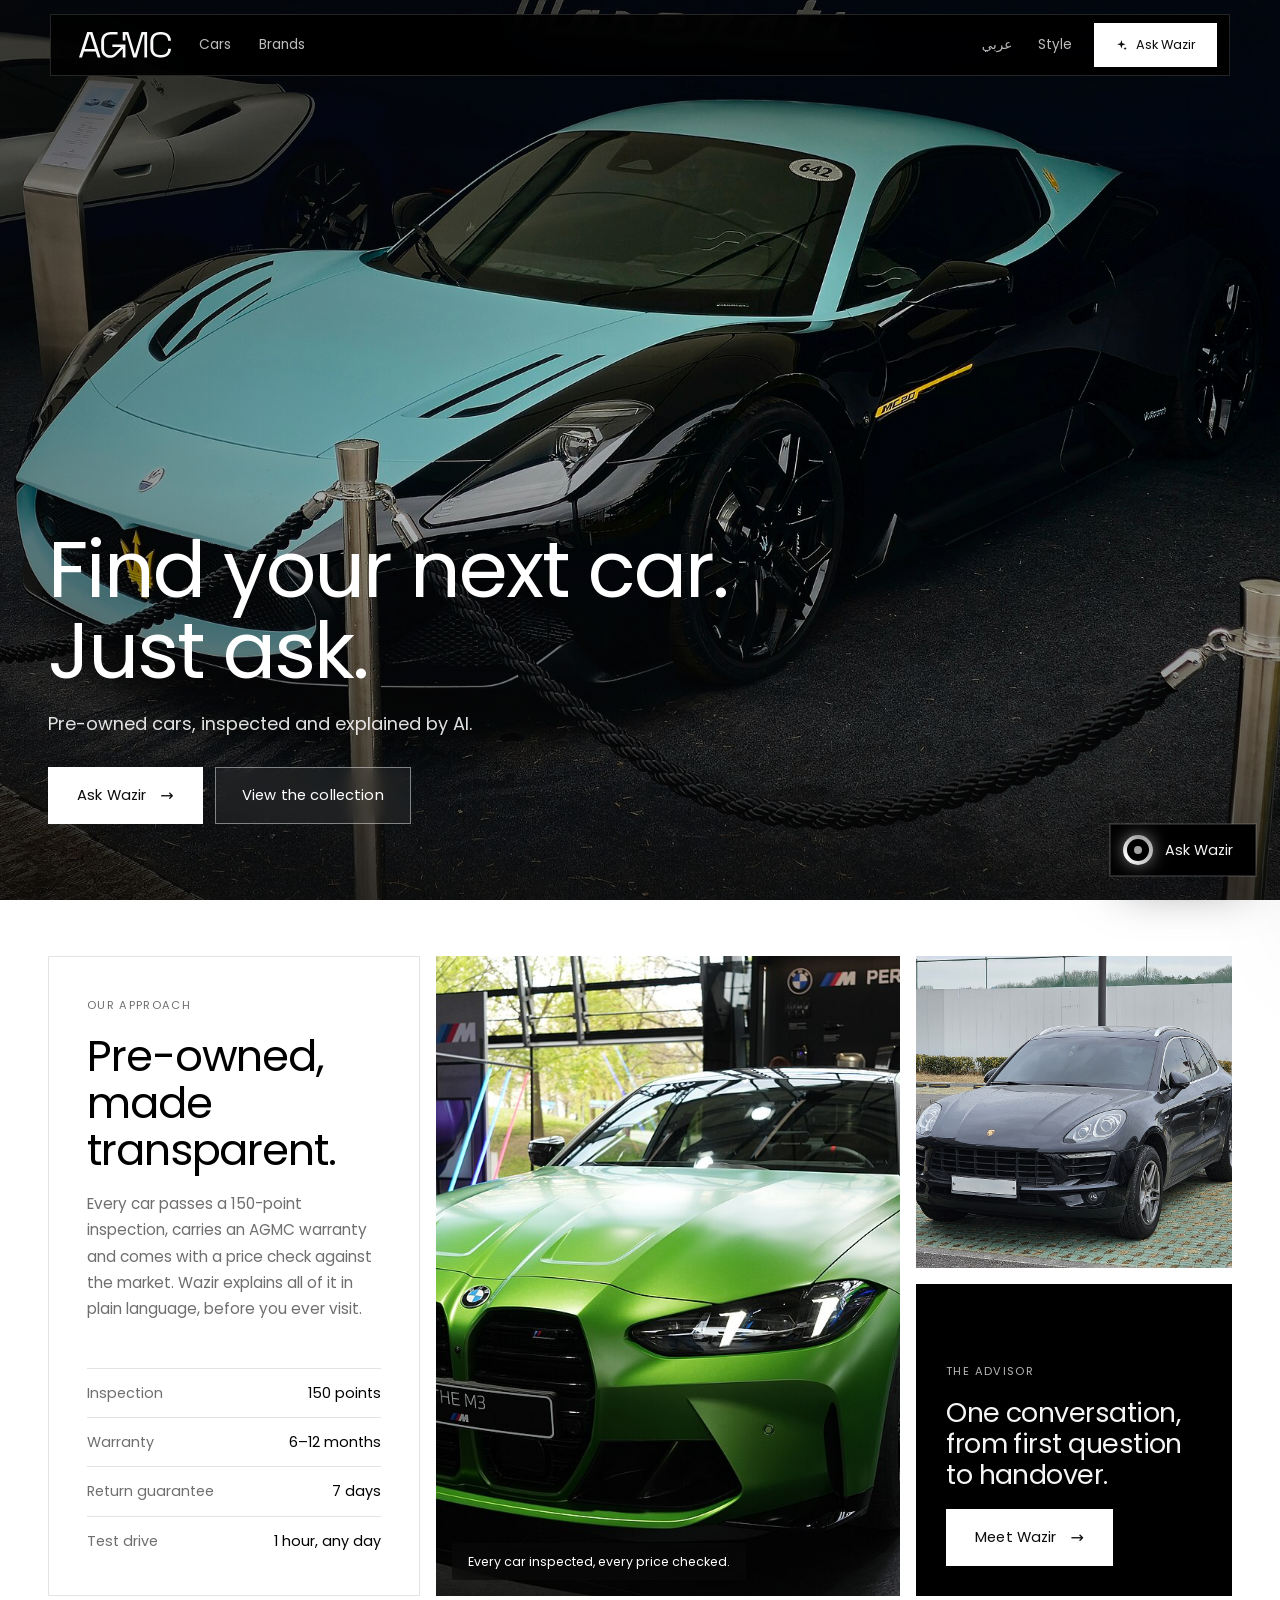
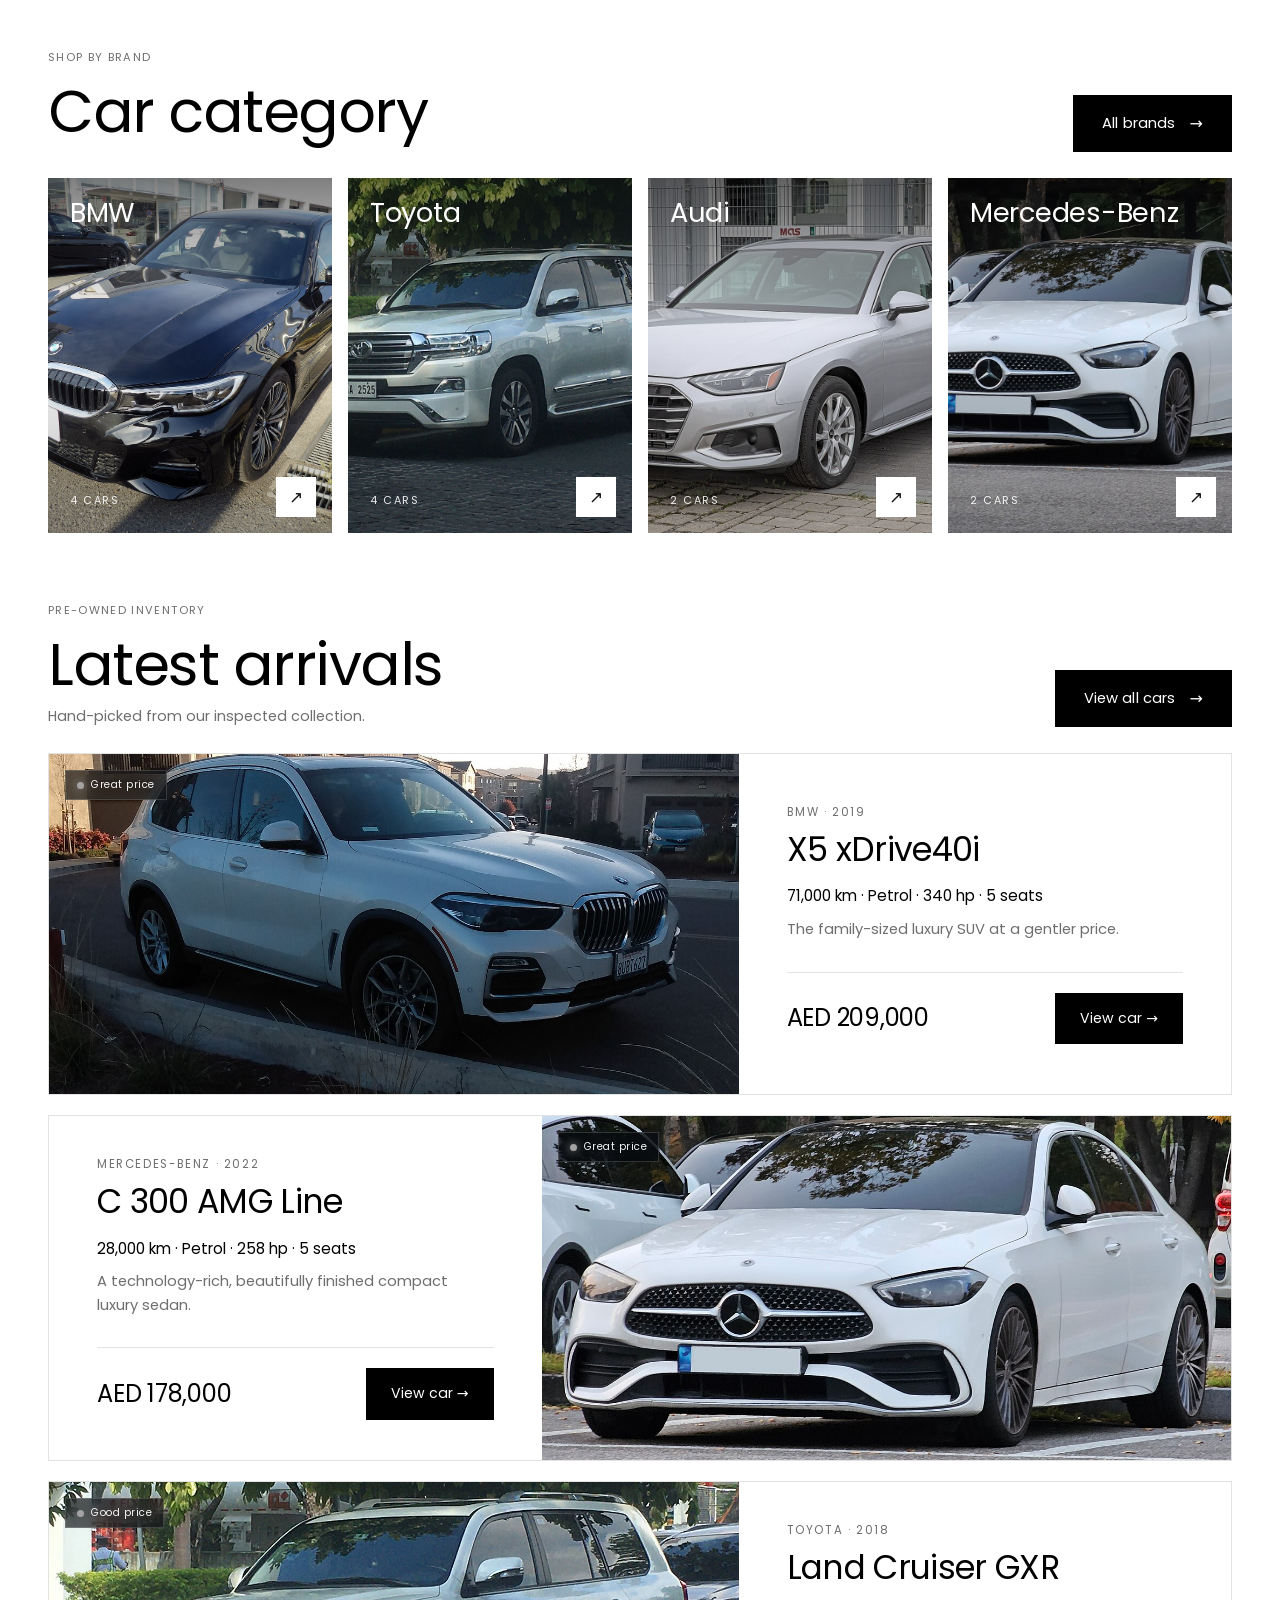
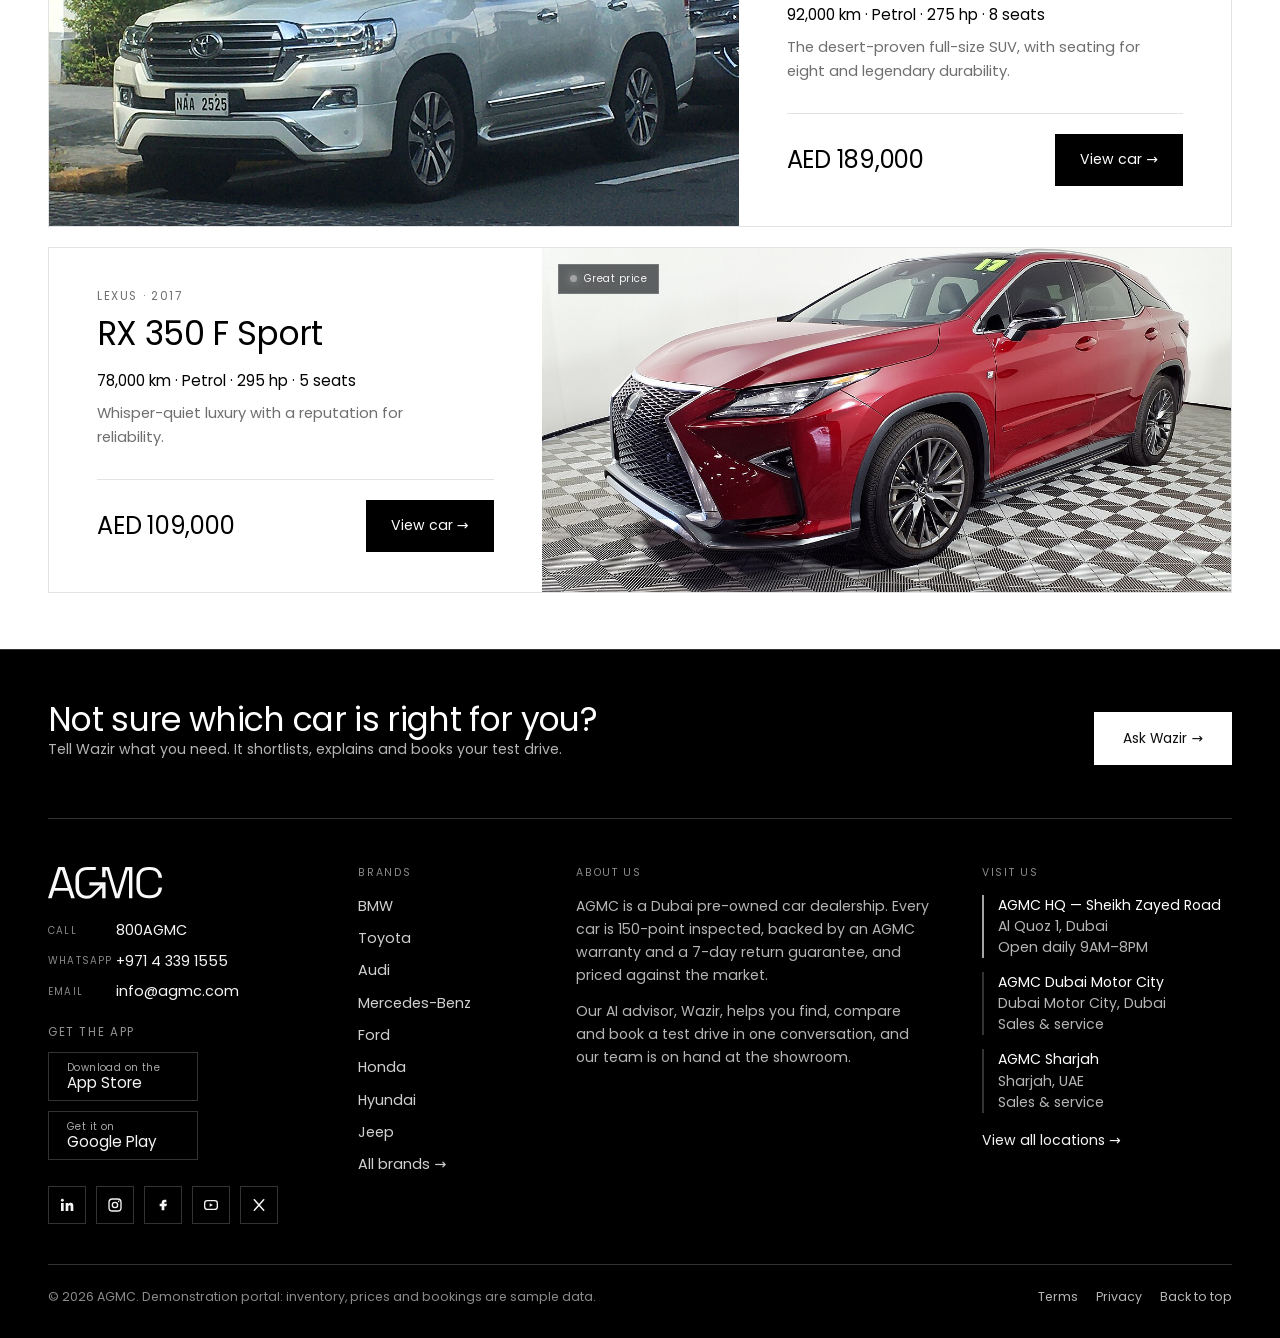
<file: site/index.html>
<!doctype html>
<html lang="en">
<head>
<meta charset="utf-8">
<meta name="viewport" content="width=device-width, initial-scale=1">
<title>AGMC — Pre-owned cars, found by AI</title>
<meta name="description" content="Describe the car you need and Wazir, our AI advisor, finds, explains and books it.">
<link rel="icon" href="data:image/svg+xml,%3Csvg xmlns=%27http://www.w3.org/2000/svg%27 viewBox=%270 0 32 32%27%3E%3Crect width=%2732%27 height=%2732%27 rx=%278%27 fill=%27%23111111%27/%3E%3Cpath d=%27M16 5l2.2 7.2L25.5 14l-7.3 1.8L16 23l-2.2-7.2L6.5 14l7.3-1.8z%27 fill=%27%23e9e3d6%27/%3E%3C/svg%3E">
<link rel="preconnect" href="https://fonts.googleapis.com">
<link rel="preconnect" href="https://fonts.gstatic.com" crossorigin>
<link href="https://fonts.googleapis.com/css2?family=Cormorant+Garamond:ital,wght@0,500;1,500&family=Fraunces:ital,opsz,wght@0,9..144,300;0,9..144,400;1,9..144,300&family=JetBrains+Mono:wght@400;500&family=Manrope:wght@400;500;600;700;800&family=Poppins:ital,wght@0,300;0,400;0,500;0,600;0,700;1,300;1,400&display=swap" rel="stylesheet">
<link rel="stylesheet" href="styles.css">
</head>
<body data-page="home">
<main id="top">

  <!-- ===== cinematic hero ===== -->
  <section class="lux-hero">
    <div class="lux-bg" id="luxBg" aria-hidden="true"></div>
    <div class="lux-shade" aria-hidden="true"></div>
    <div class="wrap lux-in">
      <div class="lux-row">
        <div class="lux-copy">
          <h1 class="lux-h1">Find your next car.<br><em>Just ask.</em></h1>
          <p class="lux-sub">Pre-owned cars, inspected and explained by AI.</p>
          <div class="lux-cta">
            <button class="pillbtn light" id="ctaAsk" type="button"><span>Ask Wazir</span><b>→</b></button>
            <a class="pillbtn ghost" href="cars.html">View the collection</a>
          </div>
        </div>
        <div class="lux-side"><div class="hv-chat" id="hvChat" aria-hidden="true"></div></div>
      </div>
    </div>
  </section>

  <!-- ===== editorial mosaic ===== -->
  <section class="section" id="story">
    <div class="wrap">
      <div class="mosaic">
        <div class="m-text">
          <span class="kicker">Our approach</span>
          <h2>Pre-owned,<br><em>made transparent.</em></h2>
          <p class="muted">Every car passes a 150-point inspection, carries an AGMC warranty and comes with a price check against the market. Wazir explains all of it in plain language, before you ever visit.</p>
          <dl class="facts"><div><dt>Inspection</dt><dd>150 points</dd></div><div><dt>Warranty</dt><dd>6–12 months</dd></div><div><dt>Return guarantee</dt><dd>7 days</dd></div><div><dt>Test drive</dt><dd>1 hour, any day</dd></div></dl>
        </div>
        <figure class="m-photo big"><img src="img/AG-122.jpg" alt="" loading="lazy"><figcaption>Every car inspected, every price checked.</figcaption></figure>
        <figure class="m-photo small"><img src="img/AG-114.jpg" alt="" loading="lazy"></figure>
        <div class="m-dark"><span class="kicker">The advisor</span><h3>One conversation, from first question to handover.</h3><button class="pillbtn light" id="storyAsk" type="button"><span>Meet Wazir</span><b>→</b></button></div>
      </div>
    </div>
  </section>

  <!-- ===== shop by brand ===== -->
  <section class="section brandsec" id="brands">
    <div class="wrap">
      <div class="coll-head"><div><span class="kicker">Shop by brand</span><h2>Car category</h2></div><a class="pillbtn dark" href="brand.html"><span>All brands</span><b>→</b></a></div>
      <div class="brand-tiles" id="brandTiles"></div>
    </div>
  </section>

  <!-- ===== latest arrivals ===== -->
  <section class="section coll" id="inventory">
    <div class="wrap">
      <div class="coll-head">
        <div><span class="kicker">Pre-owned inventory</span><h2>Latest arrivals</h2><p class="muted">Hand-picked from our inspected collection.</p></div>
        <a class="pillbtn dark" href="cars.html"><span>View all cars</span><b>→</b></a>
      </div>
      <div class="grid" id="grid"></div>
    </div>
  </section>
</main>

<script src="data.js"></script>
<script src="i18n-ar.js"></script>
<script src="i18n.js"></script>
<script src="core.js"></script>
<script src="home.js"></script>
<script src="agent_ar.js"></script>
<script src="agent.js"></script>
<script src="voice.js"></script>
</body>
</html>
</file>
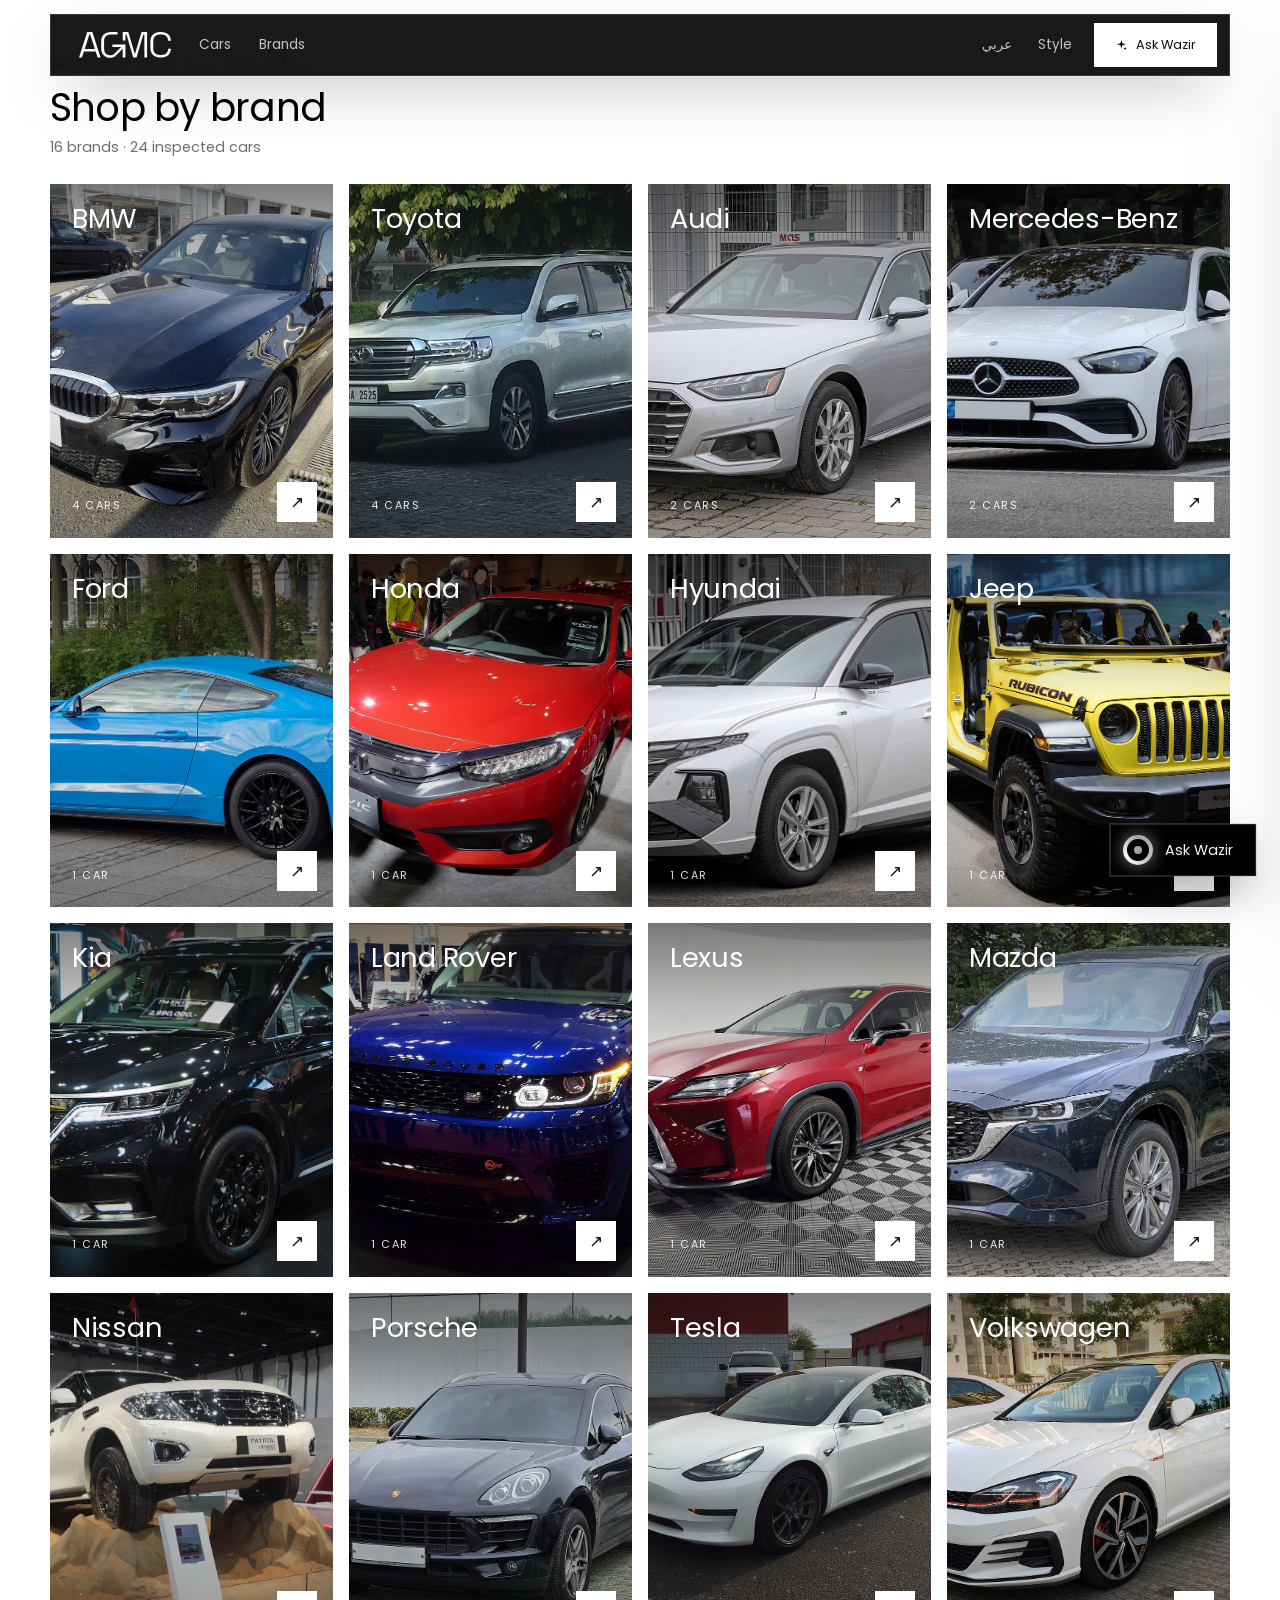
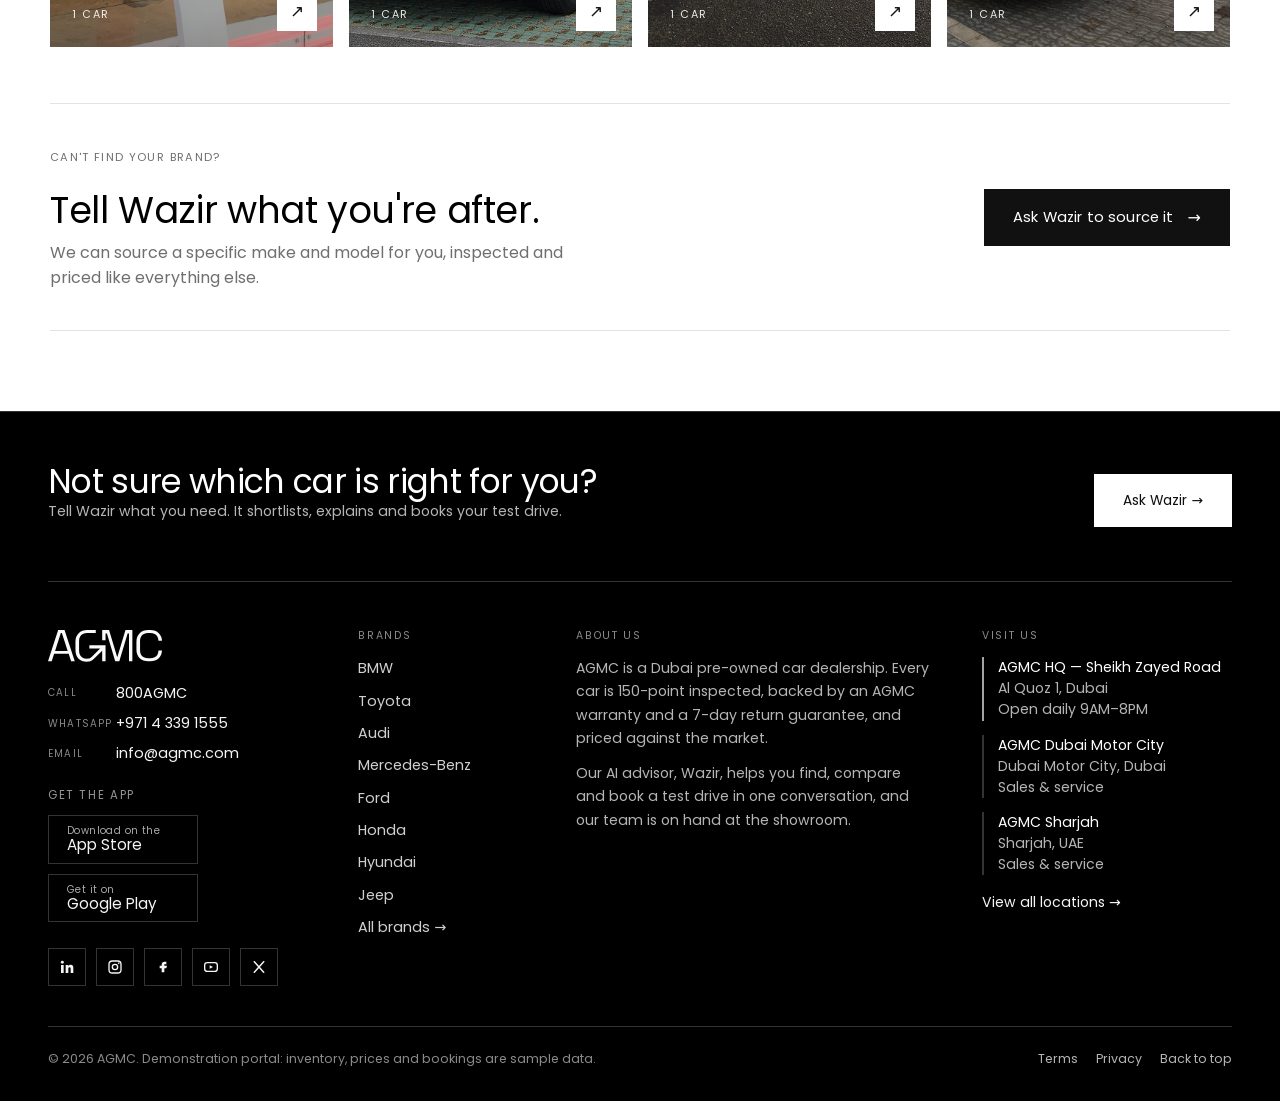
<file: site/brand.html>
<!doctype html>
<html lang="en">
<head>
<meta charset="utf-8">
<meta name="viewport" content="width=device-width, initial-scale=1">
<title>Brands — AGMC</title>
<link rel="icon" href="data:image/svg+xml,%3Csvg xmlns=%27http://www.w3.org/2000/svg%27 viewBox=%270 0 32 32%27%3E%3Crect width=%2732%27 height=%2732%27 rx=%278%27 fill=%27%23111111%27/%3E%3Cpath d=%27M16 5l2.2 7.2L25.5 14l-7.3 1.8L16 23l-2.2-7.2L6.5 14l7.3-1.8z%27 fill=%27%23e9e3d6%27/%3E%3C/svg%3E">
<link rel="preconnect" href="https://fonts.googleapis.com">
<link rel="preconnect" href="https://fonts.gstatic.com" crossorigin>
<link href="https://fonts.googleapis.com/css2?family=Cormorant+Garamond:ital,wght@0,500;1,500&family=Fraunces:ital,opsz,wght@0,9..144,300;0,9..144,400;1,9..144,300&family=JetBrains+Mono:wght@400;500&family=Manrope:wght@400;500;600;700;800&family=Poppins:ital,wght@0,300;0,400;0,500;0,600;0,700;1,300;1,400&display=swap" rel="stylesheet">
<link rel="stylesheet" href="styles.css">
</head>
<body data-page="brand">
<main id="brandPage"></main>
<script src="data.js"></script>
<script src="i18n-ar.js"></script>
<script src="i18n.js"></script>
<script src="core.js"></script>
<script src="brand.js"></script>
<script src="agent_ar.js"></script>
<script src="agent.js"></script>
<script src="voice.js"></script>
</body>
</html>
</file>
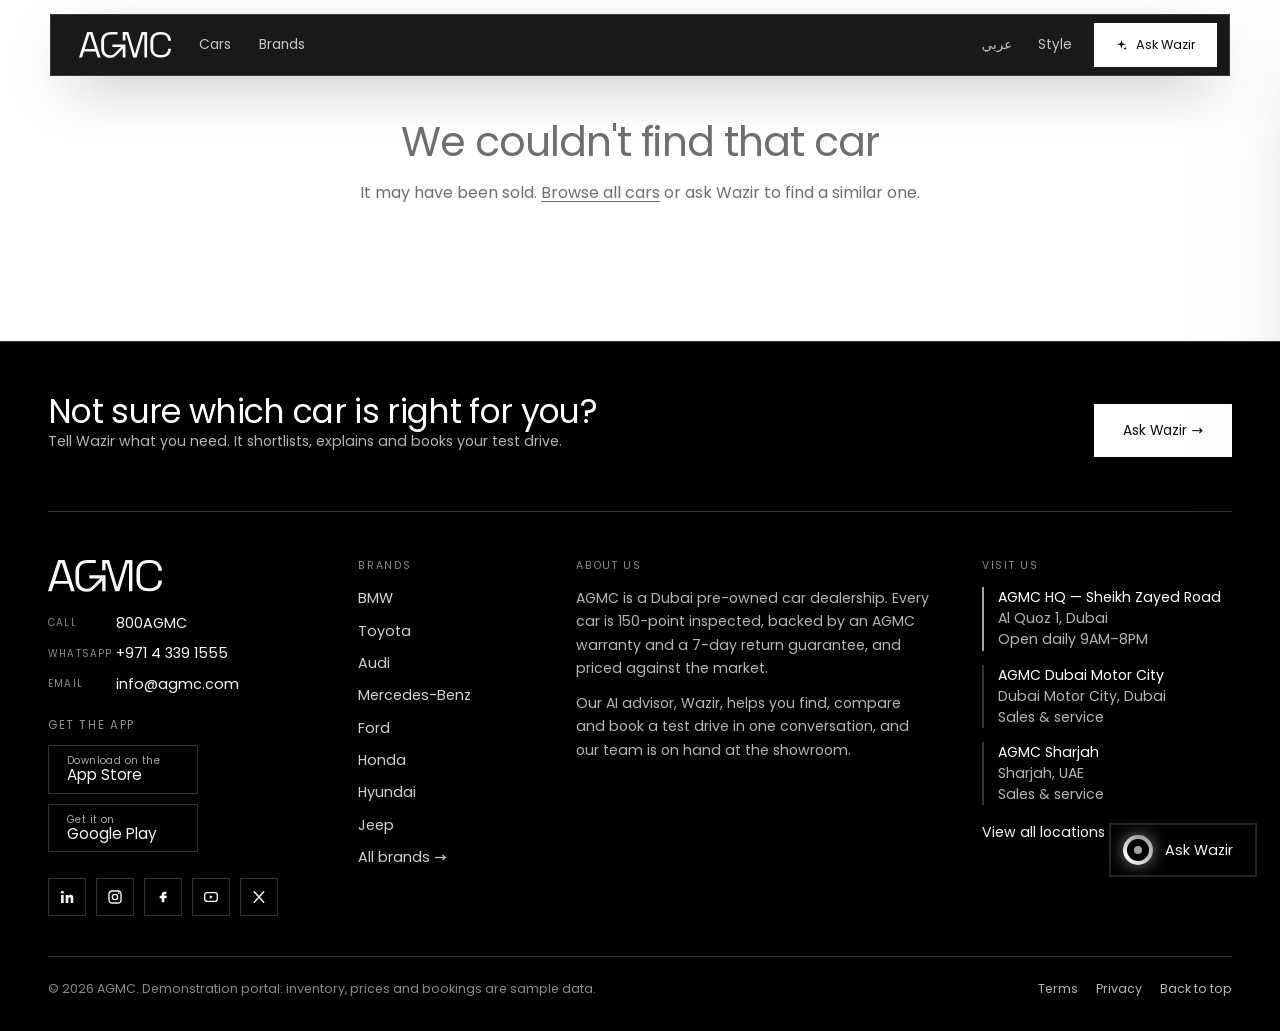
<file: site/car.html>
<!doctype html>
<html lang="en">
<head>
<meta charset="utf-8">
<meta name="viewport" content="width=device-width, initial-scale=1">
<title>Car details — AGMC</title>
<link rel="icon" href="data:image/svg+xml,%3Csvg xmlns=%27http://www.w3.org/2000/svg%27 viewBox=%270 0 32 32%27%3E%3Crect width=%2732%27 height=%2732%27 rx=%278%27 fill=%27%23111111%27/%3E%3Cpath d=%27M16 5l2.2 7.2L25.5 14l-7.3 1.8L16 23l-2.2-7.2L6.5 14l7.3-1.8z%27 fill=%27%23e9e3d6%27/%3E%3C/svg%3E">
<link rel="preconnect" href="https://fonts.googleapis.com">
<link rel="preconnect" href="https://fonts.gstatic.com" crossorigin>
<link href="https://fonts.googleapis.com/css2?family=Cormorant+Garamond:ital,wght@0,500;1,500&family=Fraunces:ital,opsz,wght@0,9..144,300;0,9..144,400;1,9..144,300&family=JetBrains+Mono:wght@400;500&family=Manrope:wght@400;500;600;700;800&family=Poppins:ital,wght@0,300;0,400;0,500;0,600;0,700;1,300;1,400&display=swap" rel="stylesheet">
<link rel="stylesheet" href="styles.css">
</head>
<body data-page="car">
<main class="wrap" id="carPage"></main>
<script src="data.js"></script>
<script src="i18n-ar.js"></script>
<script src="i18n.js"></script>
<script src="core.js"></script>
<script src="gallery.js"></script>
<script src="car.js"></script>
<script src="agent_ar.js"></script>
<script src="agent.js"></script>
<script src="voice.js"></script>
</body>
</html>
</file>
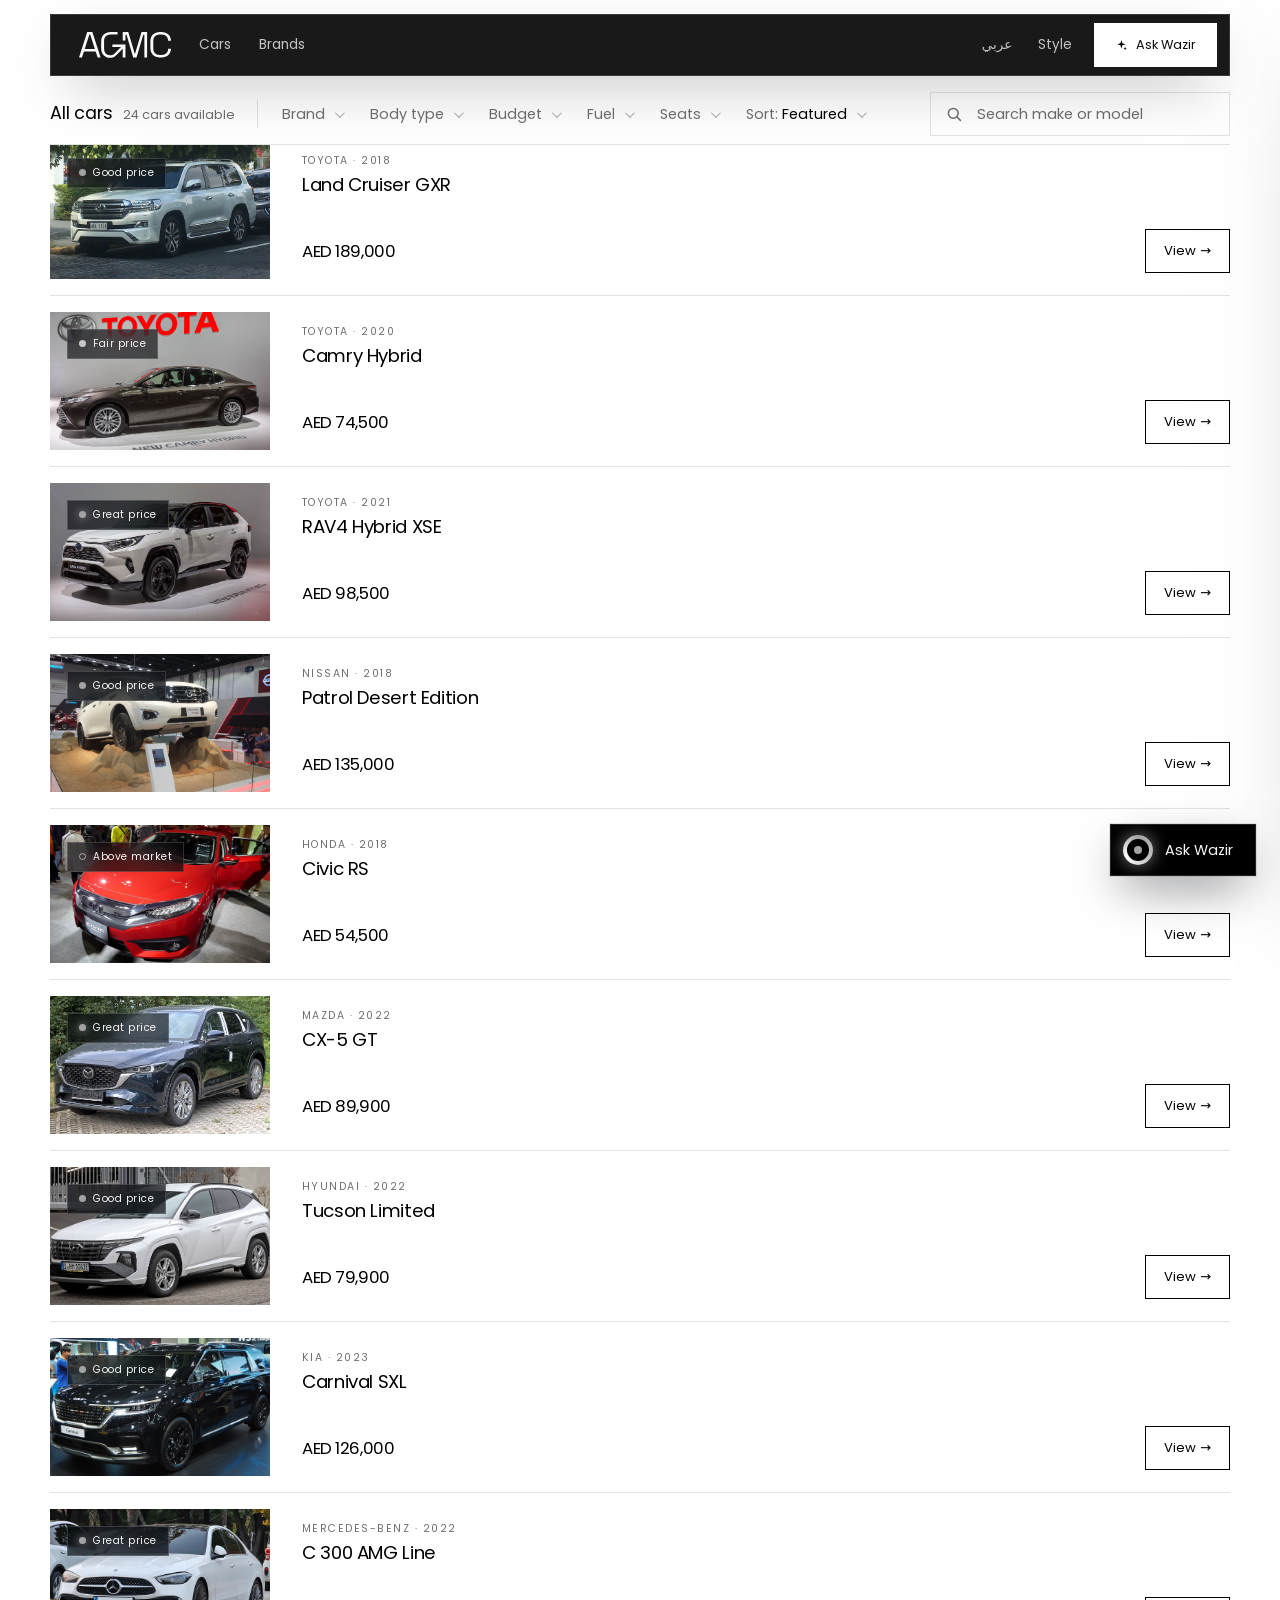
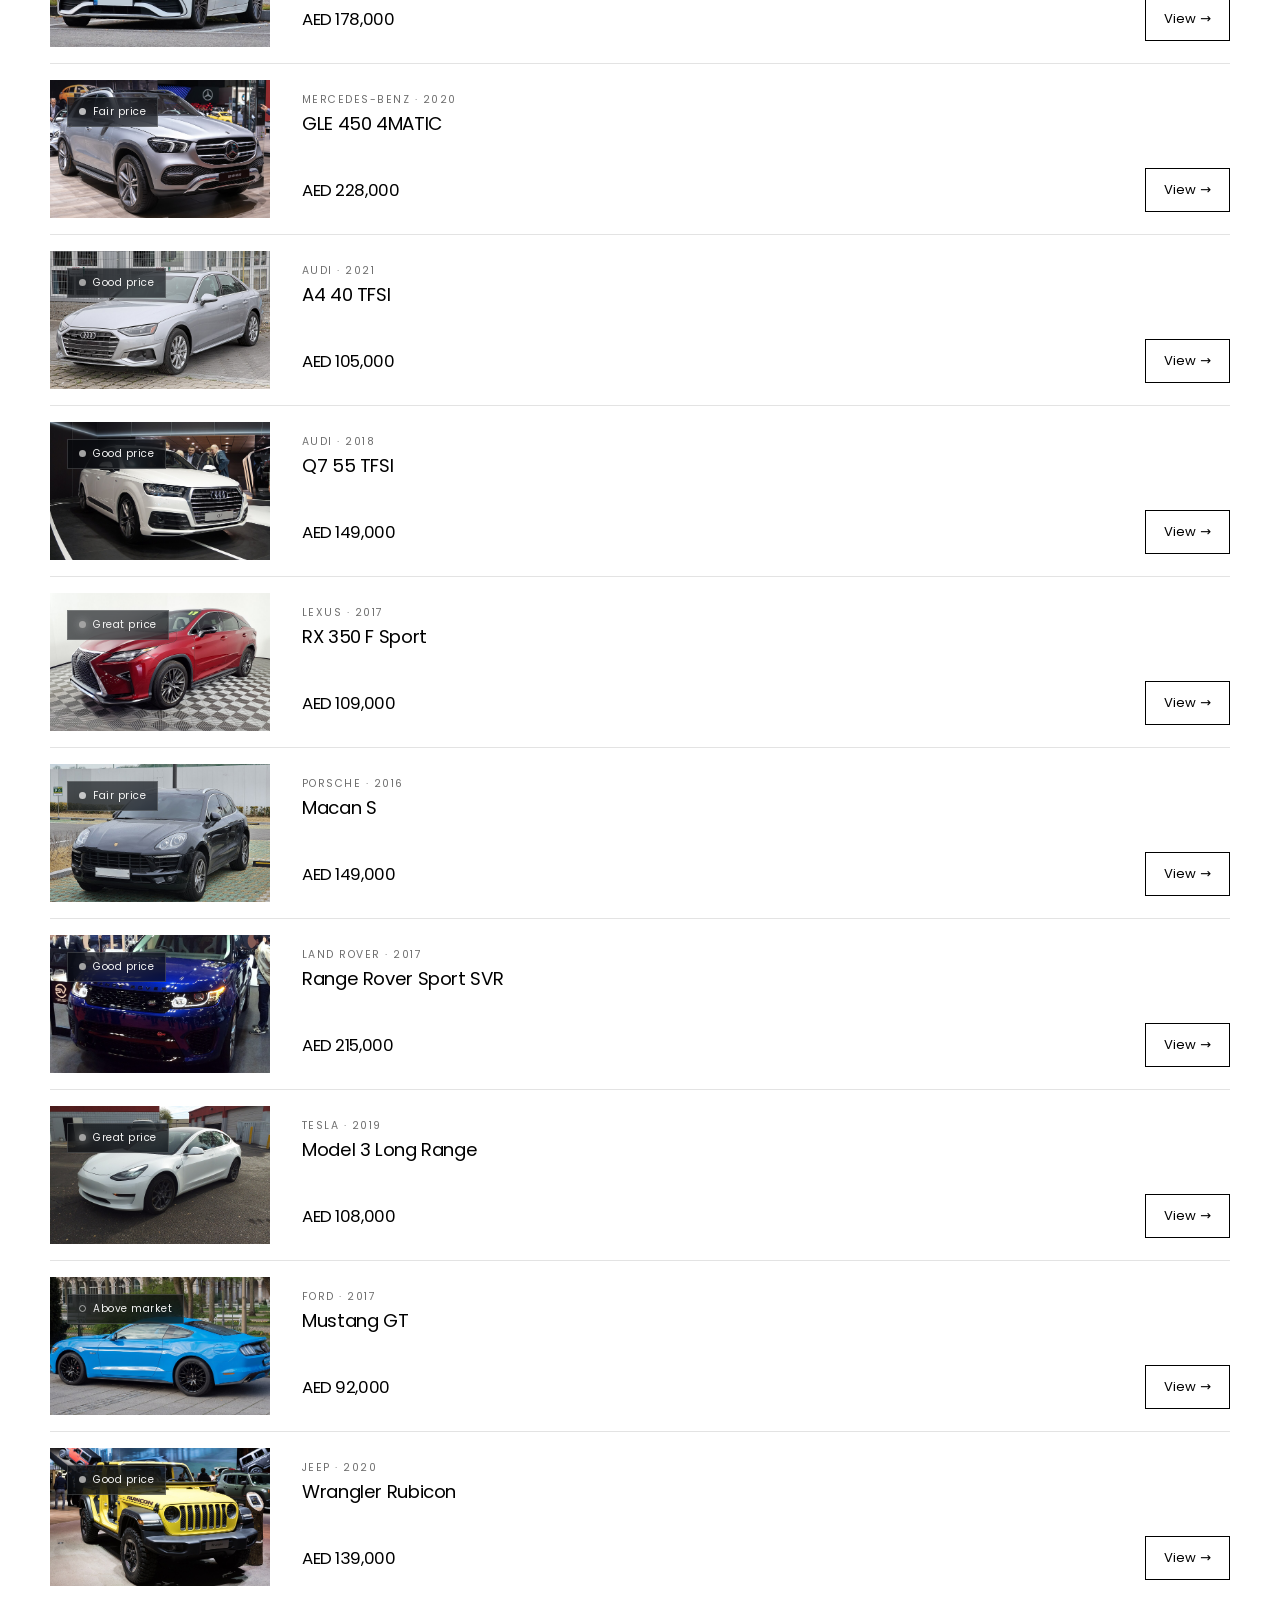
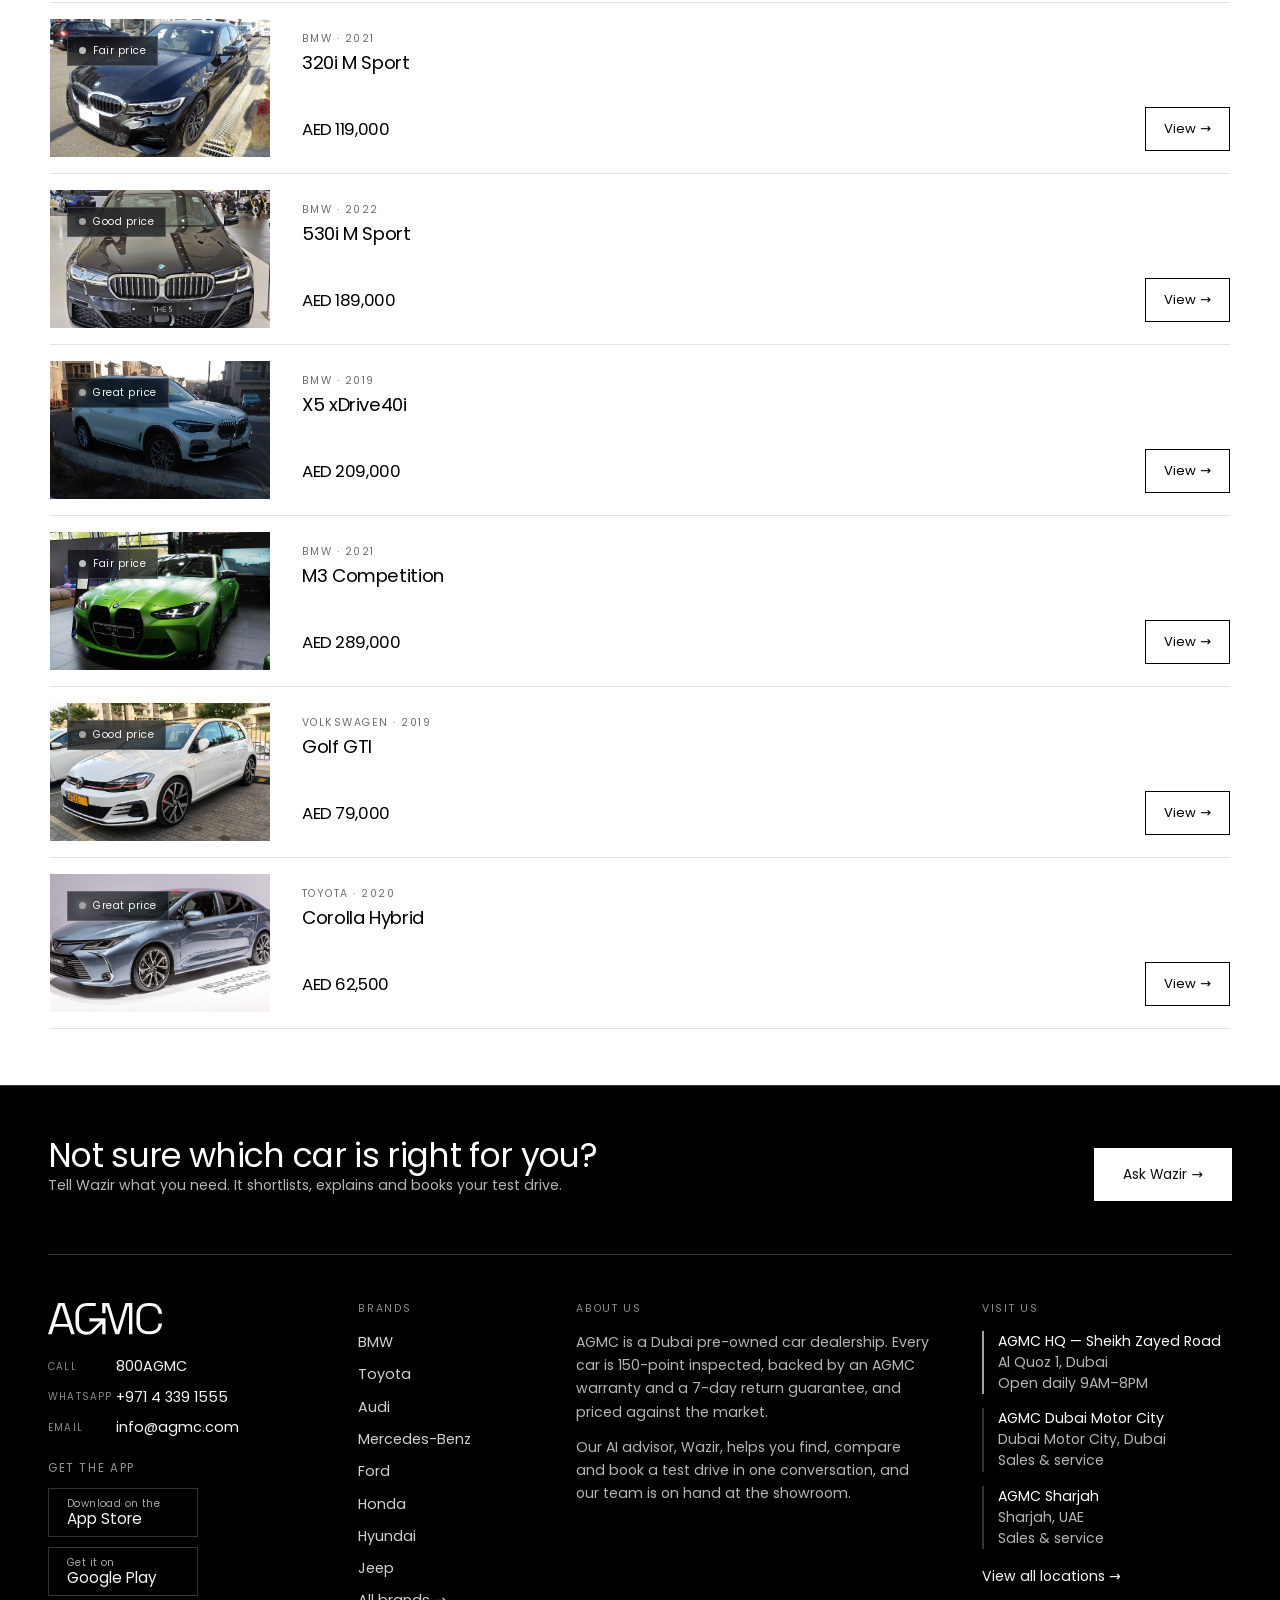
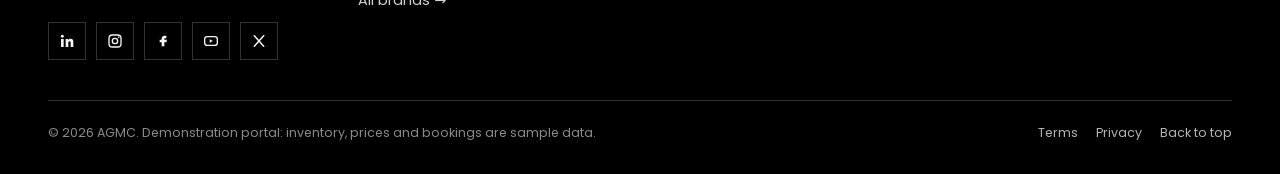
<file: site/cars.html>
<!doctype html>
<html lang="en">
<head>
<meta charset="utf-8">
<meta name="viewport" content="width=device-width, initial-scale=1">
<title>All cars — AGMC</title>
<meta name="description" content="Describe the car you need and Wazir, our AI advisor, finds, explains and books it.">
<link rel="icon" href="data:image/svg+xml,%3Csvg xmlns=%27http://www.w3.org/2000/svg%27 viewBox=%270 0 32 32%27%3E%3Crect width=%2732%27 height=%2732%27 rx=%278%27 fill=%27%23111111%27/%3E%3Cpath d=%27M16 5l2.2 7.2L25.5 14l-7.3 1.8L16 23l-2.2-7.2L6.5 14l7.3-1.8z%27 fill=%27%23e9e3d6%27/%3E%3C/svg%3E">
<link rel="preconnect" href="https://fonts.googleapis.com">
<link rel="preconnect" href="https://fonts.gstatic.com" crossorigin>
<link href="https://fonts.googleapis.com/css2?family=Cormorant+Garamond:ital,wght@0,500;1,500&family=Fraunces:ital,opsz,wght@0,9..144,300;0,9..144,400;1,9..144,300&family=JetBrains+Mono:wght@400;500&family=Manrope:wght@400;500;600;700;800&family=Poppins:ital,wght@0,300;0,400;0,500;0,600;0,700;1,300;1,400&display=swap" rel="stylesheet">
<link rel="stylesheet" href="styles.css">
</head>
<body data-page="cars">
<main id="top">
  <section class="section coll cars-page" id="inventory">
    <div class="wrap">
      <div class="cars-grid">
        <div class="cars-title"><h1 class="cars-h1">All cars</h1><p class="muted" id="count"></p></div>
        <div class="cars-bar">
          <div class="cars-bar-in"><span class="bar-title"><b>All cars</b><small id="barCount"></small></span><div id="ddRow"></div><label class="searchpill"><svg viewBox="0 0 24 24" aria-hidden="true"><circle cx="11" cy="11" r="6.5" fill="none" stroke="currentColor" stroke-width="2"/><path d="M16 16l4.5 4.5" stroke="currentColor" stroke-width="2" stroke-linecap="round"/></svg><input id="fText" type="search" placeholder="Search make or model" autocomplete="off"></label><button class="link" id="btnClearAll" type="button" hidden>Clear all</button></div>
        </div>
        <div class="cars-list">
          <div class="ai-banner" id="aiBanner" hidden></div>
          <div class="grid" id="grid"></div>
          <div class="empty" id="empty" hidden>No cars match those filters. <button class="link" id="btnClear2" type="button">Clear filters</button>, or ask Wazir to find one for you.</div>
        </div>
      </div>
    </div>
  </section>
</main>
<script src="data.js"></script>
<script src="i18n-ar.js"></script>
<script src="i18n.js"></script>
<script src="core.js"></script>
<script src="cars.js"></script>
<script src="agent_ar.js"></script>
<script src="agent.js"></script>
<script src="voice.js"></script>
</body>
</html>
</file>
<file: site/styles.css>
/* AGMC — AI-powered pre-owned platform. Tokens first; the Style studio flips these. */
@property --a { syntax: "<angle>"; inherits: false; initial-value: 0deg; }
:root {
  --sand: #e9e3d6;                                                /* colour 1: warm beige (the page) */
  --accent: #111111;                                              /* colour 2: deep accent (buttons, footer, headings) */
  --ai: #a8a8ad;                                                  /* bright tint of colour 2, derived automatically */
  --ai-2: color-mix(in srgb, var(--ai) 70%, #fff);
  --hi-ink: #fff;                                                 /* text on the tint (set from its brightness) */
  --void: color-mix(in srgb, var(--accent) 90%, #000);            /* deep accent used for the footer and AI surfaces */
  --void-2: color-mix(in srgb, var(--accent) 80%, #fff);
  --void-line: color-mix(in srgb, var(--accent) 72%, #fff);
  --on-void: #f5f5f5; --on-void-2: color-mix(in srgb, var(--sand) 70%, var(--accent)); --on-void-3: color-mix(in srgb, var(--sand) 42%, var(--accent));
  --pos: var(--accent);
  --btn-bg: var(--accent); --btn-ink: #fff;
  --bg: color-mix(in srgb, var(--sand) 34%, #ffffff); --bg-alt: color-mix(in srgb, var(--sand) 66%, #ffffff); --surface: color-mix(in srgb, var(--sand) 10%, #ffffff);
  --ink: color-mix(in srgb, var(--accent) 24%, #0c0a07); --muted: color-mix(in srgb, var(--ink) 56%, var(--sand)); --line: color-mix(in srgb, var(--sand) 84%, #000);
  --radius: 0.875rem; --radius-sm: 0.625rem;
  --shadow: 0 1px 2px rgba(0,0,0,.07), 0 22px 44px -24px rgba(0,0,0,.4);
  --font: "Inter", system-ui, sans-serif; --mono: var(--font);
  --font-head: "Inter", system-ui, sans-serif; --head-weight: 600; --head-track: -.035em;
}
[data-mode="dark"] {
  --pos: var(--ai); --btn-bg: var(--ai); --btn-ink: var(--hi-ink);
  --bg: color-mix(in srgb, var(--accent) 12%, #060606); --bg-alt: color-mix(in srgb, var(--accent) 18%, #080808); --surface: color-mix(in srgb, var(--accent) 26%, #0b0b0c);
  --ink: #f0f0f0; --muted: color-mix(in srgb, var(--sand) 50%, #77777f); --line: color-mix(in srgb, var(--accent) 50%, #1a1a1e);
  --shadow: 0 1px 2px rgba(0,0,0,.5), 0 22px 44px -24px rgba(0,0,0,.95);
}[data-radius="sharp"] { --radius: 3px; --radius-sm: 2px; }
[data-radius="round"] { --radius: 1.5rem; --radius-sm: 1rem; }
[data-font="editorial"] { --font-head: "Cormorant Garamond", Georgia, serif; --head-weight: 500; --head-track: -.01em; }
[data-font="classic"] { --font-head: Georgia, "Times New Roman", serif; --head-weight: 400; --head-track: -.02em; }

* { box-sizing: border-box; }
html { scroll-behavior: smooth; scroll-padding-top: 4.75rem; }
body { margin: 0; font-family: var(--font); color: var(--ink); background: var(--bg); line-height: 1.55; -webkit-font-smoothing: antialiased; transition: background .3s, color .3s; }
h1, h2, h3, h4 { font-family: var(--font-head); font-weight: var(--head-weight); letter-spacing: var(--head-track); line-height: 1.08; margin: 0 0 .4em; font-variant-numeric: lining-nums; }
h1 { font-size: clamp(2.5rem, 5.6vw, 4.6rem); } h2 { font-size: clamp(1.8rem, 3.2vw, 2.7rem); } h3 { font-size: 1.15rem; }
p { margin: 0 0 1em; } a { color: inherit; text-decoration: none; } button, input, select, textarea { font: inherit; color: inherit; }
.wrap { max-width: 77.5rem; margin: 0 auto; padding: 0 1.75rem; }
.muted { color: var(--muted); } .tiny { font-size: .75rem; color: var(--muted); } [hidden] { display: none !important; }
.sr-only { position: absolute; width: 1px; height: 1px; overflow: hidden; clip: rect(0 0 0 0); white-space: nowrap; }
.kicker { display: inline-flex; align-items: center; gap: 0.5rem; font-family: var(--mono); font-size: .7rem; font-weight: 500; letter-spacing: .12em; text-transform: uppercase; color: var(--muted); margin-bottom: 0.875rem; }
.spark-ico { width: 1em; height: 1em; display: inline-block; vertical-align: -.12em; }

/* ---------- buttons ---------- */
.btn { display: inline-flex; align-items: center; justify-content: center; gap: 0.5rem; border: 1px solid transparent; border-radius: var(--radius-sm); padding: 0.8125rem 1.375rem; font-size: .86rem; font-weight: 600; cursor: pointer; transition: .2s; white-space: nowrap; background: var(--surface); }
.btn.sm { padding: 0.5625rem 0.9375rem; font-size: .8rem; } .btn.block { width: 100%; }
.btn.solid { background: var(--btn-bg); color: var(--btn-ink); } .btn.solid:hover { filter: brightness(1.12); transform: translateY(-1px); }
.btn.line { border-color: var(--line); background: transparent; } .btn.line:hover { border-color: var(--ink); }
.btn:disabled { opacity: .5; cursor: not-allowed; }
.tbtn { background: none; border: 0; padding: 0.5rem 0.25rem; font-size: .84rem; font-weight: 500; cursor: pointer; color: var(--muted); white-space: nowrap; } .tbtn:hover { color: var(--ink); }
.tbtn.dark { color: var(--ink); text-decoration: underline; text-underline-offset: 4px; }
.link { background: none; border: 0; padding: 0; cursor: pointer; text-decoration: underline; text-underline-offset: 3px; }
.pill { background: var(--btn-bg); color: var(--btn-ink); font-size: .65rem; padding: 1px 0.4375rem; margin-left: 0.375rem; border-radius: 6.1875rem; }

/* ---------- top bar ---------- */
.topbar { position: sticky; top: 0; z-index: 40; background: color-mix(in srgb, var(--bg) 82%, transparent); backdrop-filter: blur(16px) saturate(1.3); border-bottom: 1px solid color-mix(in srgb, var(--line) 80%, transparent); }
.bar { display: flex; align-items: center; gap: 2.25rem; height: 4.25rem; }
.logo { display: flex; align-items: center; gap: 0.625rem; }
.logo-mark { display: grid; place-items: center; width: 2.125rem; height: 2.125rem; border-radius: 0.6875rem; background: var(--accent); color: var(--ai); box-shadow: 0 0 0 1px color-mix(in srgb, var(--ai) 30%, transparent), 0 6px 18px -6px var(--ai); font-size: 1.125rem; }
.logo-name { font-weight: 700; font-size: 1.28rem; letter-spacing: .14em; }
.nav { display: flex; gap: 1.75rem; flex: 1; font-size: .86rem; font-weight: 500; color: var(--muted); } .nav a:hover { color: var(--ink); }
.bar-actions { display: flex; gap: 1.125rem; align-items: center; }

/* ---------- hero (aurora + command bar) ---------- */
.hero { position: relative; overflow: hidden; background: var(--void); color: var(--on-void); padding: 5.375rem 0 2.875rem; isolation: isolate; }
.hero::before { content: ""; position: absolute; inset: -25%; z-index: -2; filter: blur(46px); animation: drift 22s ease-in-out infinite alternate;
  background: radial-gradient(38% 48% at 16% 22%, color-mix(in srgb, var(--ai) 38%, transparent), transparent 62%), radial-gradient(34% 44% at 84% 8%, color-mix(in srgb, var(--accent) 60%, var(--ai)), transparent 66%), radial-gradient(42% 58% at 64% 96%, color-mix(in srgb, var(--accent) 50%, var(--ai)), transparent 62%); }
.hero::after { content: ""; position: absolute; inset: 0; z-index: -1; background-image: radial-gradient(rgba(255,255,255,.14) 1px, transparent 1px); background-size: 28px 28px; -webkit-mask-image: radial-gradient(ellipse at 50% 40%, #000 25%, transparent 75%); mask-image: radial-gradient(ellipse at 50% 40%, #000 25%, transparent 75%); }
@keyframes drift { to { transform: translate3d(3%, 4%, 0) scale(1.06); } }
.live { display: inline-flex; align-items: center; gap: 0.625rem; padding: 0.4375rem 0.875rem 0.4375rem 0.75rem; border-radius: 6.1875rem; border: 1px solid rgba(255,255,255,.14); background: rgba(255,255,255,.05); font-family: var(--mono); font-size: .72rem; letter-spacing: .06em; color: rgba(232,240,233,.8); backdrop-filter: blur(8px); }
.live i { width: 0.5rem; height: 0.5rem; border-radius: 50%; background: var(--ai); box-shadow: 0 0 0 0 var(--ai); animation: ping 2s infinite; }
@keyframes ping { 70% { box-shadow: 0 0 0 9px transparent; } }
.hero h1 { margin: 1.375rem auto 1.125rem; max-width: 56.25rem; } .grad { background: linear-gradient(95deg, #fff 10%, var(--ai) 55%, var(--ai-2)); -webkit-background-clip: text; background-clip: text; color: transparent; font-style: normal; }
.hero .lead { font-size: 1.1rem; color: rgba(232,240,233,.7); max-width: 36.25rem; margin: 0 auto 2.125rem; text-align: center; }
.hero-in { text-align: center; }
.cmd { position: relative; max-width: 45rem; margin: 0 auto; border-radius: 1.25rem; padding: 1.5px; background: conic-gradient(from var(--a), rgba(255,255,255,.08) 0%, var(--ai) 12%, var(--ai-2) 22%, rgba(255,255,255,.08) 38%); animation: spin 7s linear infinite; box-shadow: 0 20px 70px -20px color-mix(in srgb, var(--ai) 55%, transparent); }
@keyframes spin { to { --a: 360deg; } }
.cmd form { display: flex; align-items: center; gap: 0.625rem; border-radius: 1.1875rem; background: rgba(3,5,11,.94); padding: 0.625rem 0.625rem 0.625rem 1.25rem; }
.cmd .spark-ico { color: var(--ai); font-size: 1.2rem; flex: none; }
.cmd input { flex: 1; min-width: 0; border: 0; outline: 0; background: none; color: var(--on-void); font-size: 1.05rem; padding: 0.75rem 0; } .cmd input::placeholder { color: rgba(232,240,233,.42); }
.cmd .btn.solid { background: linear-gradient(135deg, var(--ai), var(--ai-2)); color: var(--hi-ink); border-radius: 0.8125rem; padding: 0.8125rem 1.5rem; }
.try { display: flex; flex-wrap: wrap; justify-content: center; gap: 0.5rem; margin: 1.375rem auto 0; max-width: 48.75rem; }
.try button { font-family: var(--mono); font-size: .72rem; border: 1px solid rgba(255,255,255,.13); background: rgba(255,255,255,.04); color: rgba(232,240,233,.75); border-radius: 6.1875rem; padding: 0.5rem 0.875rem; cursor: pointer; transition: .2s; }
.try button:hover { border-color: var(--ai); color: #fff; background: rgba(255,255,255,.09); }
.trust { display: grid; grid-template-columns: repeat(4, 1fr); gap: 0.875rem; margin-top: 3.625rem; }
.trust div { border: 1px solid rgba(255,255,255,.1); background: rgba(255,255,255,.04); backdrop-filter: blur(10px); border-radius: var(--radius); padding: 1.125rem 1.25rem; text-align: left; }
.trust b { display: block; font-size: 1.5rem; font-weight: 600; letter-spacing: -.03em; line-height: 1.1; } .trust span { font-size: .78rem; color: rgba(232,240,233,.6); }

/* ---------- sections ---------- */
.section { padding: 5.5rem 0; } .section.alt { background: var(--bg-alt); }
.sec-head { display: flex; justify-content: space-between; align-items: flex-end; margin-bottom: 1.875rem; gap: 1.25rem; } .sec-head h2 { margin: 0; }
.count { font-family: var(--mono); font-size: .76rem; color: var(--muted); }
.filters { border: 1px solid var(--line); background: var(--surface); border-radius: var(--radius); padding: 1rem 1.125rem; margin-bottom: 1.25rem; display: grid; gap: 0.875rem; }
.chips { display: flex; flex-wrap: wrap; gap: 0.5rem; }
.chipbtn { font-size: .82rem; font-weight: 500; border: 1px solid var(--line); background: transparent; border-radius: 6.1875rem; padding: 0.4375rem 0.875rem; cursor: pointer; color: var(--muted); transition: .15s; } .chipbtn:hover { border-color: var(--ink); color: var(--ink); }
.chipbtn.on { background: var(--btn-bg); border-color: var(--btn-bg); color: var(--btn-ink); }
.f-row { display: flex; flex-wrap: wrap; gap: 1rem; align-items: end; }
.f-row label { display: flex; flex-direction: column; font-family: var(--mono); font-size: .62rem; letter-spacing: .12em; text-transform: uppercase; color: var(--muted); gap: 0.25rem; }
.f-row select, .f-row input, .m-form input, .m-form select { border: 0; border-bottom: 1px solid var(--line); background: transparent; padding: 0.4375rem 0; font-family: var(--font); font-size: .92rem; letter-spacing: 0; text-transform: none; color: var(--ink); border-radius: 0; min-width: 0; }
.f-row select option, .m-form select option { background: var(--surface); }
.f-row input:focus, .f-row select:focus, .m-form input:focus, .m-form select:focus { outline: 0; border-color: var(--ink); } .f-search { flex: 1 1 12.5rem; }
.ai-banner { display: flex; justify-content: space-between; align-items: center; gap: 0.75rem; border: 1px solid color-mix(in srgb, var(--ai) 45%, var(--line)); background: color-mix(in srgb, var(--ai) 10%, var(--surface)); border-radius: var(--radius); padding: 0.75rem 1.125rem; margin-bottom: 1.25rem; font-size: .88rem; }
.ai-banner .spark-ico { color: var(--accent); } [data-mode="dark"] .ai-banner .spark-ico { color: var(--ai); }
.empty { text-align: center; padding: 3.75rem 0; color: var(--muted); }

/* ---------- cards ---------- */
.grid { display: grid; grid-template-columns: repeat(auto-fill, minmax(20.625rem, 1fr)); gap: 1.625rem; }
.car { position: relative; background: var(--surface); border: 1px solid var(--line); border-radius: var(--radius); overflow: hidden; display: flex; flex-direction: column; transition: transform .35s, box-shadow .35s, border-color .35s; }
.car:hover { transform: translateY(-6px); box-shadow: var(--shadow), 0 0 0 1px color-mix(in srgb, var(--ai) 60%, transparent), 0 24px 60px -28px var(--ai); border-color: transparent; }
.car.flash { animation: flash 1.8s; } @keyframes flash { 0%,55% { box-shadow: 0 0 0 3px var(--ai); } 100% { box-shadow: 0 0 0 0 transparent; } }
.car-img { position: relative; }
.car-img::after { content: ""; position: absolute; inset: 0; z-index: 1; pointer-events: none; background: linear-gradient(180deg, rgba(3,5,11,.38) 0%, transparent 28%, transparent 48%, rgba(3,5,11,.92) 100%); }
.car-over { position: absolute; z-index: 2; left: 1.25rem; right: 1.25rem; bottom: 1rem; color: #fff; } .car-over .make { color: rgba(255,255,255,.72); } .car-over h3 { color: #fff; margin: 3px 0 0; font-size: 1.45rem; text-shadow: 0 2px 14px rgba(3,5,11,.45); }
.photo { position: relative; aspect-ratio: 4 / 3; overflow: hidden; background: linear-gradient(160deg, color-mix(in srgb, var(--bg-alt) 70%, var(--surface)), var(--bg-alt)); }
.photo img { position: absolute; inset: 0; width: 100%; height: 100%; object-fit: cover; display: block; transition: transform .7s cubic-bezier(.2,.8,.2,1); } .car:hover .photo img { transform: scale(1.07); }
.ph { position: absolute; inset: 0; display: flex; flex-direction: column; align-items: center; justify-content: center; text-align: center; padding: 0 1rem; }
.ph-brand { font-family: var(--mono); font-size: .62rem; letter-spacing: .3em; text-transform: uppercase; color: var(--muted); } .ph-series { font-family: var(--font-head); font-weight: var(--head-weight); font-size: 1.7rem; letter-spacing: var(--head-track); }
.chip { position: absolute; z-index: 3; top: 0.875rem; font-family: var(--mono); font-size: .64rem; font-weight: 500; letter-spacing: .05em; padding: 0.375rem 0.6875rem; border-radius: 6.1875rem; background: rgba(3,5,11,.62); color: var(--on-void); backdrop-filter: blur(10px); border: 1px solid rgba(255,255,255,.16); display: inline-flex; align-items: center; gap: 0.4375rem; }
.chip.deal { left: 0.875rem; } .chip.deal i { width: 0.4375rem; height: 0.4375rem; border-radius: 50%; background: rgba(255,255,255,.45); }
.chip.deal.great i, .chip.deal.good i { background: var(--ai); box-shadow: 0 0 10px var(--ai); } .chip.deal.good i { box-shadow: none; } .chip.deal.fair i { background: rgba(255,255,255,.7); } .chip.deal.high i { background: transparent; border: 1.5px solid rgba(255,255,255,.55); }
.chip.match { right: 0.875rem; background: var(--ai); color: var(--hi-ink); border: 0; font-weight: 600; } .chip.res { right: 0.875rem; background: #fff; color: var(--void); border: 0; font-weight: 600; }
.make { font-family: var(--mono); font-size: .66rem; letter-spacing: .14em; text-transform: uppercase; color: var(--muted); }
.car-stats { display: grid; grid-template-columns: repeat(3, 1fr); border-bottom: 1px solid var(--line); }
.car-stats div { padding: 0.875rem 0.375rem 0.75rem; text-align: center; } .car-stats div + div { border-left: 1px solid var(--line); }
.car-stats b { display: block; font-size: .98rem; font-weight: 600; letter-spacing: -.01em; } .car-stats span { font-family: var(--mono); font-size: .58rem; letter-spacing: .14em; text-transform: uppercase; color: var(--muted); }
.car-foot { display: flex; align-items: center; justify-content: space-between; gap: 0.75rem; padding: 1rem 1.25rem 1.125rem; }
.price { font-weight: 650; font-size: 1.35rem; letter-spacing: -.025em; line-height: 1.1; } .price small { display: block; font-family: var(--mono); font-weight: 400; font-size: .66rem; letter-spacing: 0; color: var(--muted); margin-top: 0.25rem; }
.go { width: 2.625rem; height: 2.625rem; border-radius: 50%; display: grid; place-items: center; border: 1px solid var(--line); font-size: 1.05rem; transition: .3s; flex: none; } .car:hover .go { background: var(--ai); color: var(--hi-ink); border-color: var(--ai); transform: translateX(3px); }
/* ---------- how it works ---------- */
.steps { display: grid; grid-template-columns: repeat(4, 1fr); gap: 1.125rem; }
.step { background: var(--surface); border: 1px solid var(--line); border-radius: var(--radius); padding: 1.5rem; position: relative; overflow: hidden; }
.step i { font-family: var(--mono); font-style: normal; font-size: .78rem; color: var(--accent); background: color-mix(in srgb, var(--ai) 22%, transparent); border-radius: 0.5rem; padding: 0.25rem 0.5625rem; display: inline-block; margin-bottom: 1rem; } [data-mode="dark"] .step i { color: var(--ai); }
.step p { color: var(--muted); font-size: .9rem; margin: 0; }

.footer { position: relative; background: var(--void); color: var(--on-void); padding: 0; overflow: hidden; border-top: 1px solid var(--void-line); }
.footer::before { content: ""; position: absolute; left: 50%; top: -15rem; width: 56.25rem; height: 26.25rem; transform: translateX(-50%); background: radial-gradient(closest-side, color-mix(in srgb, var(--accent) 80%, transparent), transparent); filter: blur(30px); opacity: .7; pointer-events: none; }
.foot-cta { position: relative; display: flex; align-items: center; justify-content: space-between; gap: 1.5rem; flex-wrap: wrap; padding: 3.25rem 0 2.75rem; border-bottom: 1px solid var(--void-line); }
.foot-cta h3 { margin: 0; font-size: clamp(1.5rem, 2.6vw, 2.1rem); color: #fff; } .foot-cta p { margin: 0.5rem 0 0; color: var(--on-void-2); font-size: .95rem; }
.foot-cta .btn.solid { background: var(--ai); color: var(--hi-ink); padding: 0.9375rem 1.75rem; }
.foot-grid { position: relative; display: grid; grid-template-columns: 1.5fr 1fr 1.2fr 1.4fr; gap: 2.5rem; padding: 3rem 0 2.5rem; }
.footer h4 { font-family: var(--mono); font-size: .66rem; letter-spacing: .16em; text-transform: uppercase; color: var(--on-void-3); margin: 0 0 1rem; font-weight: 500; }
.footer .logo-name { color: #fff; } .footer p { margin: 0 0 0.875rem; color: var(--on-void-2); font-size: .88rem; line-height: 1.6; }
.footer a { color: var(--on-void); transition: color .2s; } .footer a:hover { color: var(--ai); }
.foot-list { list-style: none; margin: 0; padding: 0; display: grid; gap: 0.625rem; font-size: .9rem; } .foot-list small { color: var(--on-void-3); font-family: var(--mono); font-size: .7rem; margin-left: 0.375rem; }
.foot-list .pc { display: flex; justify-content: space-between; gap: 0.75rem; } .foot-list .pc span { color: var(--on-void-3); font-family: var(--mono); font-size: .76rem; white-space: nowrap; }
.contact { display: grid; gap: 0.5rem; font-size: .9rem; margin: 1.125rem 0; } .contact a { display: inline-flex; gap: 0.625rem; align-items: center; } .contact i { font-style: normal; font-family: var(--mono); font-size: .62rem; letter-spacing: .12em; color: var(--on-void-3); width: 3.625rem; }
.social { display: flex; gap: 0.625rem; } .social a { width: 2.375rem; height: 2.375rem; border-radius: 50%; border: 1px solid var(--void-line); display: grid; place-items: center; transition: .25s; } .social a:hover { background: var(--ai); border-color: var(--ai); color: var(--hi-ink); transform: translateY(-2px); } .social svg { width: 1rem; height: 1rem; fill: currentColor; }
.loc { display: grid; gap: 0.875rem; } .loc div { padding-left: 0.875rem; border-left: 2px solid var(--void-line); font-size: .88rem; line-height: 1.5; } .loc div:first-child { border-color: var(--ai); } .loc b { display: block; color: #fff; font-weight: 600; } .loc span { color: var(--on-void-2); }
.foot-bar { position: relative; display: flex; justify-content: space-between; gap: 1.25rem; flex-wrap: wrap; padding: 1.375rem 0 2rem; border-top: 1px solid var(--void-line); font-size: .78rem; color: var(--on-void-3); } .foot-bar a { color: var(--on-void-2); margin-left: 1.125rem; } .foot-bar .link { color: var(--on-void-2); }
/* ---------- modal / drawers ---------- */
.overlay { position: fixed; inset: 0; background: rgba(3,5,11,.66); z-index: 90; display: grid; place-items: center; padding: 1.25rem; overflow: auto; backdrop-filter: blur(4px); }
.modal { background: var(--surface); border-radius: var(--radius); width: min(38.75rem, 100%); box-shadow: 0 40px 100px rgba(3,5,11,.5); position: relative; max-height: 90vh; overflow: auto; } .modal-pad { padding: 2.125rem; }
.x { position: absolute; top: 0.875rem; right: 0.875rem; border: 0; background: transparent; width: 2.125rem; height: 2.125rem; cursor: pointer; font-size: 1.5rem; line-height: 1; color: var(--ink); z-index: 2; border-radius: 0.625rem; } .x:hover { background: var(--bg-alt); }
.drawer, .stylepanel { position: fixed; top: 0; right: 0; bottom: 0; width: min(25.625rem, 100%); background: var(--surface); z-index: 70; box-shadow: -30px 0 80px rgba(3,5,11,.25); border-left: 1px solid var(--line); overflow: auto; padding: 1.875rem; animation: slide .25s ease-out; }
@keyframes slide { from { transform: translateX(30px); opacity: 0; } }
.drawer-head { display: flex; justify-content: space-between; align-items: center; margin-bottom: 1.375rem; position: relative; } .drawer-head h3 { margin: 0; font-size: 1.5rem; } .drawer-head .x { position: static; }
.act { border-top: 1px solid var(--line); padding: 0.9375rem 0; font-size: .9rem; } .act b { display: block; font-weight: 600; } .act a:hover { text-decoration: underline; }
.act .ref { font-family: var(--mono); font-size: .64rem; letter-spacing: .12em; color: var(--muted); } .act .cancel { margin-top: 0.375rem; font-size: .78rem; color: var(--muted); }
.sp-body h4 { margin: 1.625rem 0 0.75rem; font-family: var(--mono); font-size: .66rem; text-transform: uppercase; letter-spacing: .14em; color: var(--muted); font-weight: 500; }
.swatches { display: flex; gap: 0.75rem; flex-wrap: wrap; align-items: center; }
.sw { width: 2rem; height: 2rem; border-radius: 50%; border: 0; box-shadow: 0 0 0 1px var(--line); cursor: pointer; outline: 2px solid transparent; outline-offset: 3px; } .sw.on { outline-color: var(--ink); }
#spColor { width: 2rem; height: 2rem; border: 0; padding: 0; background: none; cursor: pointer; }
.seg { display: flex; flex-wrap: wrap; gap: 0.5rem; } .seg button { border: 1px solid var(--line); background: transparent; border-radius: var(--radius-sm); padding: 0.5rem 0.875rem; font-size: .8rem; cursor: pointer; } .seg button.on { background: var(--btn-bg); border-color: var(--btn-bg); color: var(--btn-ink); }
#spReset { margin-top: 2.125rem; }
.toast { position: fixed; bottom: 6rem; left: 50%; transform: translateX(-50%); background: var(--void); color: var(--on-void); padding: 0.75rem 1.375rem; z-index: 120; font-size: .85rem; border: 1px solid var(--void-line); border-radius: 6.1875rem; }

/* ---------- car page ---------- */
.crumbs { padding: 1.625rem 0 1.125rem; font-size: .84rem; color: var(--muted); } .crumbs a:hover { color: var(--ink); } .crumbs span { margin: 0 0.5rem; opacity: .5; }
.cp { display: grid; grid-template-columns: minmax(0, 1.55fr) minmax(20.625rem, 1fr); gap: 2.25rem; align-items: start; padding-bottom: 4rem; }
.cp-hero { border-radius: var(--radius); overflow: hidden; border: 1px solid var(--line); } .cp-hero .photo { aspect-ratio: 16 / 10; } .cp-hero .ph-series { font-size: 3rem; }
.credit { font-size: .68rem; color: var(--muted); padding: 0.5rem 2px 0; } .credit a { text-decoration: underline; text-underline-offset: 2px; }
.cp-aside { position: sticky; top: 5.5rem; display: grid; gap: 1rem; }
.panel { border: 1px solid var(--line); background: var(--surface); border-radius: var(--radius); padding: 1.375rem; }
.cp-title { margin: 0.375rem 0 0.25rem; font-size: clamp(1.8rem, 3vw, 2.4rem); } .cp-price { font-size: 2rem; font-weight: 600; letter-spacing: -.03em; margin: 0.75rem 0 2px; } .cp-mo { font-family: var(--mono); font-size: .76rem; color: var(--muted); }
.gauge { margin: 1.125rem 0 0.25rem; } .gauge-bar { position: relative; height: 0.5rem; border-radius: 6.1875rem; background: linear-gradient(90deg, var(--ai), color-mix(in srgb, var(--ai) 30%, var(--muted)) 55%, var(--muted)); } .gauge-dot { position: absolute; top: 50%; width: 1rem; height: 1rem; border-radius: 50%; background: var(--surface); border: 3px solid var(--ink); transform: translate(-50%, -50%); }
.gauge-txt { display: flex; justify-content: space-between; font-size: .72rem; color: var(--muted); margin-top: 0.5rem; font-family: var(--mono); } .gauge-note { font-size: .84rem; margin-top: 0.625rem; }
.keyfacts { display: grid; grid-template-columns: 1fr 1fr 1fr; border-top: 1px solid var(--line); margin-top: 1rem; } .keyfacts div { padding: 0.75rem 0.5rem 0.25rem 0; font-family: var(--mono); font-size: .6rem; letter-spacing: .1em; text-transform: uppercase; color: var(--muted); } .keyfacts b { display: block; font-family: var(--font); font-size: .95rem; color: var(--ink); letter-spacing: 0; text-transform: none; font-weight: 600; }
.cta { display: grid; gap: 0.625rem; margin-top: 1.125rem; } .cta .row { display: grid; grid-template-columns: 1fr 1fr; gap: 0.625rem; }
.m-form { display: grid; gap: 0.875rem; margin-top: 1rem; padding-top: 1rem; border-top: 1px solid var(--line); } .m-form label { display: grid; gap: 2px; font-family: var(--mono); font-size: .62rem; letter-spacing: .12em; text-transform: uppercase; color: var(--muted); } .m-form .row { display: grid; grid-template-columns: 1fr 1fr; gap: 1rem; } .m-form h4 { margin: 0; font-size: 1.15rem; }
.success { text-align: center; padding: 1.125rem 0 0.375rem; } .success .tick { width: 2.875rem; height: 2.875rem; border: 1px solid var(--ink); border-radius: 50%; display: grid; place-items: center; margin: 0 auto 0.875rem; font-size: 1.1rem; }
.take { position: relative; border-radius: var(--radius); padding: 1.5px; background: conic-gradient(from var(--a), var(--line) 0%, var(--ai) 14%, var(--ai-2) 26%, var(--line) 42%); animation: spin 9s linear infinite; margin-top: 1.875rem; }
.take-in { background: var(--surface); border-radius: calc(var(--radius) - 1px); padding: 1.625rem 1.75rem; } .take h3 { display: flex; align-items: center; gap: 0.625rem; font-size: 1.15rem; margin-bottom: 0.625rem; } .take h3 .spark-ico { color: var(--accent); } [data-mode="dark"] .take h3 .spark-ico { color: var(--ai); }
.take p { color: var(--ink); margin-bottom: 0.875rem; } .take-cols { display: grid; grid-template-columns: 1fr 1fr; gap: 1.5rem; } .take h4 { font-family: var(--mono); font-size: .66rem; letter-spacing: .14em; text-transform: uppercase; color: var(--muted); margin: 0 0 0.5rem; font-weight: 500; }
.take ul { margin: 0; padding: 0; list-style: none; display: grid; gap: 0.4375rem; font-size: .9rem; } .take li { display: flex; gap: 0.5625rem; } .take li::before { content: "+"; font-family: var(--mono); color: var(--pos); flex: none; } .take .warn li::before { content: "!"; color: var(--muted); }
.take .ask { display: flex; flex-wrap: wrap; gap: 0.5rem; margin-top: 1.125rem; padding-top: 1.125rem; border-top: 1px solid var(--line); }
.sec { margin-top: 2.375rem; } .sec > h2 { font-size: 1.5rem; margin-bottom: 0.875rem; }
.specs-grid { display: grid; grid-template-columns: 1fr 1fr; gap: 1.125rem; } .spec-card { border: 1px solid var(--line); background: var(--surface); border-radius: var(--radius); padding: 0.375rem 1.375rem 0.625rem; }
.spec-card h3 { font-family: var(--mono); font-size: .68rem; letter-spacing: .14em; text-transform: uppercase; color: var(--muted); font-weight: 500; padding: 1rem 0 0.5rem; margin: 0; }
.spec-card dl { display: grid; grid-template-columns: auto 1fr; gap: 0; margin: 0; } .spec-card dt, .spec-card dd { padding: 0.625rem 0; border-top: 1px solid var(--line); font-size: .9rem; } .spec-card dt { color: var(--muted); padding-right: 1rem; } .spec-card dd { margin: 0; text-align: right; font-weight: 500; }
.feat { display: flex; flex-wrap: wrap; gap: 0.5rem; } .feat span { border: 1px solid var(--line); background: var(--surface); border-radius: 6.1875rem; padding: 0.4375rem 0.875rem; font-size: .84rem; }
.similar { padding: 1.25rem 0 5rem; }

/* ---------- Wazir (AI advisor panel) ---------- */
.wz-fab { position: fixed; right: 1.5rem; bottom: 1.5rem; z-index: 60; display: flex; align-items: center; gap: 0.75rem; border: 1px solid rgba(255,255,255,.14); background: var(--void); color: var(--on-void); border-radius: 6.1875rem; padding: 0.625rem 1.375rem 0.625rem 0.75rem; font-weight: 600; font-size: .9rem; cursor: pointer; box-shadow: 0 18px 50px -12px rgba(3,5,11,.6), 0 0 0 1px color-mix(in srgb, var(--ai) 25%, transparent); transition: .25s; }
.wz-fab:hover { transform: translateY(-2px); box-shadow: 0 22px 60px -12px color-mix(in srgb, var(--ai) 50%, black); }
.orb { position: relative; width: 1.875rem; height: 1.875rem; border-radius: 50%; flex: none; background: conic-gradient(from var(--a), var(--ai), var(--ai-2), #fff, var(--ai)); animation: spin 5s linear infinite; box-shadow: 0 0 18px -2px var(--ai); }
.orb::after { content: ""; position: absolute; inset: 0.25rem; border-radius: 50%; background: var(--void); } .orb::before { content: ""; position: absolute; inset: 0.6875rem; border-radius: 50%; background: var(--ai); z-index: 1; filter: blur(.5px); animation: breathe 2.6s ease-in-out infinite; } @keyframes breathe { 50% { transform: scale(1.5); opacity: .6; } }
.wz { position: fixed; top: 0.75rem; right: 0.75rem; bottom: 0.75rem; width: min(28rem, calc(100vw - 1.5rem)); z-index: 80; display: flex; flex-direction: column; background: color-mix(in srgb, var(--surface) 96%, transparent); border: 1px solid var(--line); border-radius: 1.5rem; box-shadow: 0 40px 120px -30px rgba(3,5,11,.6); transform: translateX(115%); transition: transform .4s cubic-bezier(.2,.8,.2,1); overflow: hidden; backdrop-filter: blur(24px); }
.wz.open { transform: none; } .wz.wide { width: min(47.5rem, calc(100vw - 1.5rem)); }
.wz-head { position: relative; display: flex; align-items: center; gap: 0.75rem; padding: 1rem 1rem 0.875rem 1.125rem; border-bottom: 1px solid var(--line); background: radial-gradient(120% 140% at 0% 0%, color-mix(in srgb, var(--ai) 20%, transparent), transparent 60%); }
.wz-head .orb { width: 2.375rem; height: 2.375rem; } .wz-head .orb::after { background: var(--surface); inset: 0.3125rem; } .wz-head .orb::before { inset: 0.875rem; }
.wz-who { flex: 1; line-height: 1.25; } .wz-who b { font-size: 1.05rem; font-weight: 650; letter-spacing: -.02em; display: block; } .wz-who span { font-family: var(--mono); font-size: .66rem; color: var(--muted); display: flex; align-items: center; gap: 0.375rem; }
.wz-dot { width: 0.4375rem; height: 0.4375rem; border-radius: 50%; background: #d4a72c; } .wz-dot.ok { background: #22c55e; box-shadow: 0 0 8px #22c55e; } .wz-dot.bad { background: #ef4444; }
.wz-ib { border: 0; background: transparent; width: 2rem; height: 2rem; border-radius: 0.625rem; cursor: pointer; font-size: 1rem; color: var(--muted); } .wz-ib:hover { background: var(--bg-alt); color: var(--ink); }
.wz-scroll { flex: 1; overflow-y: auto; padding: 1.25rem 1.125rem 0.5rem; display: flex; flex-direction: column; gap: 1rem; scroll-behavior: smooth; }
.wz-welcome { text-align: left; padding: 0.5rem 2px 0.25rem; } .wz-welcome h2 { font-size: 1.75rem; margin: 0.875rem 0 0.5rem; } .wz-welcome p { color: var(--muted); font-size: .92rem; }
.wz-prompts { display: grid; grid-template-columns: 1fr 1fr; gap: 0.625rem; margin-top: 1.125rem; }
.wz-prompts button { text-align: left; border: 1px solid var(--line); background: var(--surface); border-radius: 0.875rem; padding: 0.8125rem 0.875rem; font-size: .84rem; line-height: 1.35; cursor: pointer; transition: .2s; display: grid; gap: 0.375rem; } .wz-prompts button:hover { border-color: var(--ai); transform: translateY(-2px); box-shadow: 0 10px 30px -14px color-mix(in srgb, var(--ai) 70%, transparent); }
.wz-prompts button small { font-family: var(--mono); font-size: .62rem; letter-spacing: .08em; text-transform: uppercase; color: var(--muted); }
.wz-m { display: flex; gap: 0.625rem; max-width: 100%; } .wz-m.user { justify-content: flex-end; }
.wz-ava { width: 1.625rem; height: 1.625rem; border-radius: 50%; flex: none; margin-top: 2px; background: conic-gradient(var(--ai), var(--ai-2), var(--ai)); display: grid; place-items: center; } .wz-ava::after { content: ""; width: 0.875rem; height: 0.875rem; border-radius: 50%; background: var(--surface); }
.wz-t { font-size: .93rem; line-height: 1.6; white-space: pre-wrap; word-wrap: break-word; min-width: 0; } .wz-m.bot .wz-t { padding-top: 2px; }
.wz-m.user .wz-t { background: var(--btn-bg); color: var(--btn-ink); border-radius: 1.125rem 1.125rem 0.25rem 1.125rem; padding: 0.625rem 0.9375rem; max-width: 86%; }
.wz-m.err .wz-t { color: #b42318; background: color-mix(in srgb, #ef4444 10%, transparent); border: 1px solid color-mix(in srgb, #ef4444 35%, transparent); border-radius: 0.75rem; padding: 0.625rem 0.875rem; font-size: .86rem; }
.wz-step { display: flex; align-items: center; gap: 0.625rem; font-family: var(--mono); font-size: .7rem; color: var(--muted); padding-left: 2.25rem; letter-spacing: .01em; }
.wz-step .st { width: 0.875rem; height: 0.875rem; flex: none; border-radius: 50%; border: 2px solid var(--line); border-top-color: var(--ai); animation: rot .7s linear infinite; } .wz-step.done .st { animation: none; border: 0; background: var(--ai); display: grid; place-items: center; } .wz-step.done .st::after { content: "✓"; font-size: .55rem; color: var(--hi-ink); font-weight: 800; }
@keyframes rot { to { transform: rotate(360deg); } }
.wz-think { display: flex; align-items: center; gap: 0.625rem; padding-left: 2.25rem; font-size: .86rem; color: var(--muted); } .wz-think b { font-weight: 500; background: linear-gradient(90deg, var(--muted) 20%, var(--ink) 50%, var(--muted) 80%); background-size: 200% 100%; -webkit-background-clip: text; background-clip: text; color: transparent; animation: shimmer 1.6s linear infinite; } @keyframes shimmer { to { background-position: -200% 0; } }
.wz-cars { display: flex; gap: 0.75rem; overflow-x: auto; scroll-snap-type: x mandatory; margin: 0 -1.125rem; padding: 2px 1.125rem 0.625rem; scrollbar-width: thin; }
.wz-car { flex: 0 0 13rem; scroll-snap-align: start; border: 1px solid var(--line); background: var(--surface); border-radius: 1rem; overflow: hidden; transition: .2s; display: block; } .wz-car:hover { border-color: var(--ai); transform: translateY(-2px); }
.wz-car .photo { aspect-ratio: 3 / 2; } .wz-car .ph-series { font-size: 1.1rem; } .wz-car .chip { top: 0.5rem; font-size: .58rem; padding: 3px 0.5rem; } .wz-car .chip.match { right: 0.5rem; }
.wz-car-b { padding: 0.6875rem 0.8125rem 0.8125rem; } .wz-car-b b { display: block; font-size: .92rem; letter-spacing: -.01em; line-height: 1.25; } .wz-car-b small { display: block; color: var(--muted); font-size: .72rem; margin: 3px 0 0.5625rem; } .wz-car-b .p { font-weight: 600; font-size: .95rem; } .wz-car-b .go { float: right; font-family: var(--mono); font-size: .64rem; color: var(--muted); margin-top: 0.25rem; }
.wz-card { border: 1px solid color-mix(in srgb, var(--ai) 55%, var(--line)); background: color-mix(in srgb, var(--ai) 7%, var(--surface)); border-radius: 1rem; padding: 0.9375rem 1.0625rem; font-size: .86rem; margin-left: 2.25rem; }
.wz-card > b { display: block; font-size: 1rem; letter-spacing: -.01em; margin-bottom: 0.5625rem; } .wz-card dl { display: grid; grid-template-columns: auto 1fr; gap: 0.375rem 0.875rem; margin: 0; font-size: .82rem; } .wz-card dd { margin: 0; text-align: right; font-weight: 500; }
.wz-links { display: flex; flex-wrap: wrap; gap: 0.5rem; padding-left: 2.25rem; } .wz-links a { font-size: .78rem; font-weight: 600; border: 1px solid var(--ink); border-radius: 6.1875rem; padding: 0.4375rem 0.8125rem; transition: .2s; } .wz-links a:hover { background: var(--ink); color: var(--bg); }
.wz-sugg { display: flex; gap: 0.5rem; padding: 0.375rem 1.125rem 2px; overflow-x: auto; scrollbar-width: none; } .wz-sugg button { flex: none; font-family: var(--mono); font-size: .68rem; border: 1px solid var(--line); background: transparent; border-radius: 6.1875rem; padding: 0.4375rem 0.75rem; cursor: pointer; color: var(--muted); } .wz-sugg button:hover { border-color: var(--ai); color: var(--ink); }
.wz-compose { margin: 0.625rem 0.875rem 0.875rem; display: flex; align-items: center; gap: 0.5rem; border: 1px solid var(--line); border-radius: 1.125rem; background: var(--surface); padding: 0.375rem 0.375rem 0.375rem 1rem; transition: .2s; } .wz-compose:focus-within { border-color: var(--ai); box-shadow: 0 0 0 4px color-mix(in srgb, var(--ai) 18%, transparent); }
.wz-compose input { flex: 1; border: 0; outline: 0; background: none; padding: 0.625rem 0; font-size: .93rem; min-width: 0; }
.wz-send { width: 2.5rem; height: 2.5rem; border-radius: 0.8125rem; border: 0; cursor: pointer; background: var(--btn-bg); color: var(--btn-ink); font-size: 1.05rem; transition: .2s; } .wz-send:hover { filter: brightness(1.15); } .wz-send:disabled { opacity: .4; }
.wz-foot { text-align: center; font-family: var(--mono); font-size: .6rem; color: var(--muted); padding: 0 0 0.625rem; letter-spacing: .04em; }

@media (max-width: 1000px) { .cp { grid-template-columns: 1fr; } .cp-aside { position: static; } .specs-grid, .take-cols { grid-template-columns: 1fr; } .trust { grid-template-columns: 1fr 1fr; } .steps { grid-template-columns: 1fr 1fr; } }
@media (max-width: 760px) { .nav, #btnActivity, #btnStyle { display: none; } .bar { gap: 0.75rem; } .bar .logo { flex: 1; } .section { padding: 3.5rem 0; } .wrap { padding: 0 1.125rem; } .hero { padding-top: 3.5rem; } .grid { grid-template-columns: 1fr; } .steps { grid-template-columns: 1fr; } .wz { top: 0; right: 0; bottom: 0; width: 100vw; border-radius: 0; } .wz-prompts { grid-template-columns: 1fr; } .cmd .btn span { display: none; } }

/* ---------- hero designs (Style studio -> Hero design) ---------- */
.hero-photo, .hero-visual { display: none; }
[data-hero="split"] .hero-grid, [data-hero="chat"] .hero-grid { display: grid; grid-template-columns: 1.02fr .98fr; gap: 2.75rem; align-items: center; }
[data-hero="split"] .hero-in, [data-hero="chat"] .hero-in { text-align: left; }
[data-hero="split"] .hero h1, [data-hero="chat"] .hero h1 { margin-left: 0; font-size: clamp(2.3rem, 4.3vw, 3.7rem); }
[data-hero="split"] .hero .lead, [data-hero="chat"] .hero .lead { margin-left: 0; text-align: left; }
[data-hero="split"] .cmd, [data-hero="chat"] .cmd { margin-left: 0; }
[data-hero="split"] .try, [data-hero="chat"] .try { justify-content: flex-start; margin-left: 0; }
[data-hero="split"] .hero-visual, [data-hero="chat"] .hero-visual { display: block; }
[data-hero="split"] .hv-chat, [data-hero="chat"] .hv-cars { display: none; }

/* floating cars */
.hv-cars { position: relative; height: 29.375rem; }
.hv-card { position: absolute; width: 76%; border-radius: 1.25rem; overflow: hidden; background: var(--void-2); border: 1px solid rgba(255,255,255,.16); box-shadow: 0 34px 80px -22px rgba(3,5,11,.75); transition: transform .5s, z-index 0s; animation: bob 7s ease-in-out infinite; }
.hv-card .photo { aspect-ratio: 16 / 10; } .hv-card .chip.match { right: 0.75rem; }
.hv0 { top: 0; right: 0; transform: rotate(3deg); z-index: 1; } .hv1 { top: 8rem; left: 0; transform: rotate(-4deg); z-index: 2; animation-delay: -2.3s; } .hv2 { top: 16.375rem; right: 4%; transform: rotate(2deg); z-index: 3; animation-delay: -4.6s; }
.hv-card:hover { transform: rotate(0) scale(1.04); z-index: 5; }
@keyframes bob { 50% { translate: 0 -10px; } }
.hv-meta { display: flex; justify-content: space-between; gap: 0.625rem; padding: 0.75rem 1rem 0.875rem; color: var(--on-void); font-size: .86rem; } .hv-meta b { font-weight: 600; }

/* chat preview */
.hv-chat { max-width: 30rem; margin-left: auto; border-radius: 1.625rem; border: 1px solid rgba(255,255,255,.14); background: rgba(3,5,11,.72); backdrop-filter: blur(18px); padding: 1.125rem; box-shadow: 0 40px 100px -30px rgba(3,5,11,.85), 0 0 0 1px color-mix(in srgb, var(--ai) 14%, transparent); color: var(--on-void); text-align: left; }
.hvc-head { display: flex; align-items: center; gap: 0.75rem; padding-bottom: 0.875rem; margin-bottom: 0.875rem; border-bottom: 1px solid rgba(255,255,255,.1); } .hvc-head b { font-weight: 650; } .hvc-head small { font-family: var(--mono); font-size: .66rem; color: rgba(232,240,233,.6); }
.hvc-head .orb::after { background: var(--void); }
.mock { display: grid; gap: 0.875rem; } .mock > * { opacity: 0; transform: translateY(10px); animation: rise .7s cubic-bezier(.2,.8,.2,1) forwards; }
.mock > :nth-child(1) { animation-delay: .4s; } .mock > :nth-child(2) { animation-delay: 1.2s; } .mock > :nth-child(3) { animation-delay: 2s; } .mock > :nth-child(4) { animation-delay: 3s; }
@keyframes rise { to { opacity: 1; transform: none; } }
.hv-chat .wz-m.user .wz-t { background: linear-gradient(135deg, var(--ai), var(--ai-2)); color: var(--hi-ink); max-width: 92%; }
.hv-chat .wz-step { padding-left: 0; color: rgba(232,240,233,.65); } .hv-chat .wz-ava::after { background: var(--void); } .hv-chat .wz-car { color: var(--ink); flex-basis: 11.875rem; } .hv-chat .wz-cars { margin: 0; padding: 0 0 0.375rem; }

/* photo slideshow */
[data-hero="photo"] .hero-photo { display: block; position: absolute; inset: 0; z-index: -2; background: var(--void); }
.hero-photo .slide { position: absolute; inset: 0; background-size: cover; background-position: center 55%; opacity: 0; transform: scale(1.06); animation: slideshow 21s ease-in-out infinite; }
.hero-photo .slide:nth-child(2) { animation-delay: 7s; } .hero-photo .slide:nth-child(3) { animation-delay: 14s; }
@keyframes slideshow { 0% { opacity: 0; transform: scale(1.06); } 6%, 33% { opacity: 1; } 40% { opacity: 0; transform: scale(1.0); } 100% { opacity: 0; } }
.hero-photo::after { content: ""; position: absolute; inset: 0; background: linear-gradient(180deg, rgba(3,5,11,.72), rgba(3,5,11,.9)), radial-gradient(60% 60% at 50% 30%, color-mix(in srgb, var(--accent) 55%, transparent), transparent); }
[data-hero="photo"] .hero::before { opacity: .35; } [data-hero="photo"] .hero::after { opacity: .5; }

/* clean light */
[data-tone="light"] .hero { background: linear-gradient(180deg, var(--bg-alt), var(--bg)); color: var(--ink); }
[data-tone="light"] .hero::before { opacity: .6; filter: blur(60px); background: radial-gradient(40% 50% at 14% 18%, color-mix(in srgb, var(--ai) 60%, transparent), transparent 65%), radial-gradient(34% 44% at 86% 8%, color-mix(in srgb, var(--ai-2) 50%, transparent), transparent 65%); }
[data-tone="light"] .hero::after { background-image: radial-gradient(color-mix(in srgb, var(--ink) 24%, transparent) 1px, transparent 1px); opacity: .5; }
[data-tone="light"] .live { border-color: var(--line); background: var(--surface); color: var(--muted); }
[data-tone="light"] .grad { background: linear-gradient(95deg, var(--ink) 8%, var(--accent) 55%, var(--ai-2)); -webkit-background-clip: text; background-clip: text; }
[data-mode="dark"][data-tone="light"] .grad { background: linear-gradient(95deg, #fff 8%, var(--ai) 55%, var(--ai-2)); -webkit-background-clip: text; background-clip: text; }
[data-tone="light"] .hero .lead { color: var(--muted); }
[data-tone="light"] .cmd { background: conic-gradient(from var(--a), var(--line) 0%, var(--ai) 12%, var(--ai-2) 22%, var(--line) 38%); box-shadow: 0 26px 60px -26px color-mix(in srgb, var(--accent) 45%, transparent); }
[data-tone="light"] .cmd form { background: var(--surface); } [data-tone="light"] .cmd input { color: var(--ink); } [data-tone="light"] .cmd input::placeholder { color: var(--muted); } [data-tone="light"] .cmd .spark-ico { color: var(--accent); }
[data-tone="light"] .try button { border-color: var(--line); background: var(--surface); color: var(--muted); } [data-tone="light"] .try button:hover { color: var(--ink); border-color: var(--ink); background: var(--surface); }
[data-tone="light"] .trust div { border-color: var(--line); background: var(--surface); } [data-tone="light"] .trust span { color: var(--muted); }

@media (max-width: 1000px) { [data-hero="split"] .hero-grid, [data-hero="chat"] .hero-grid { grid-template-columns: 1fr; } [data-hero="split"] .hero-visual, [data-hero="chat"] .hero-visual { display: none; } }

/* light tone for the hero visuals (chat preview + floating cars) */
[data-tone="light"] .hv-chat { background: var(--surface); border-color: var(--line); color: var(--ink); box-shadow: 0 40px 90px -40px color-mix(in srgb, var(--accent) 50%, transparent); backdrop-filter: none; }
[data-tone="light"] .hvc-head { border-color: var(--line); } [data-tone="light"] .hvc-head small { color: var(--muted); }
[data-tone="light"] .hvc-head .orb::after, [data-tone="light"] .hv-chat .wz-ava::after { background: var(--surface); }
[data-tone="light"] .hv-chat .wz-step { color: var(--muted); }
[data-tone="light"] .hv-chat .wz-m.user .wz-t { background: var(--btn-bg); color: var(--btn-ink); }
[data-tone="light"] .hv-card { background: var(--surface); border-color: var(--line); box-shadow: 0 30px 70px -30px rgba(3,5,11,.4); } [data-tone="light"] .hv-meta { color: var(--ink); }
.brandrow { display: grid; gap: 0.5rem; } .brandrow .kicker { margin: 0; } .chipbtn small { font-family: var(--mono); font-size: .66rem; opacity: .6; margin-left: 3px; }

/* ---------- logo ---------- */
.logo-img { height: 1.75rem; width: auto; display: block; } .footer .logo-img { height: 2rem; }
/* the official logo is near-white: keep as is on dark, turn it dark on the light theme */
[data-mode="light"] .topbar .logo-img { filter: brightness(0); }

/* ---------- combined spec sheet (car page) ---------- */
.sheet { border: 1px solid var(--line); background: var(--surface); border-radius: var(--radius); overflow: hidden; }
.sheet-head { display: flex; justify-content: space-between; align-items: center; gap: 0.75rem; padding: 1.125rem 1.5rem; border-bottom: 1px solid var(--line); background: linear-gradient(180deg, color-mix(in srgb, var(--ai) 6%, transparent), transparent); }
.sheet-head h2 { margin: 0; font-size: 1.3rem; } .sheet-head span { font-family: var(--mono); font-size: .68rem; letter-spacing: .1em; color: var(--muted); text-transform: uppercase; }
.sheet-grid { display: grid; grid-template-columns: 1fr 1fr; } .sheet-sec { padding: 0.375rem 1.5rem 0.875rem; } .sheet-sec:nth-child(odd) { border-right: 1px solid var(--line); } .sheet-sec:nth-child(n+3) { border-top: 1px solid var(--line); }
.sheet-sec h3 { font-family: var(--mono); font-size: .68rem; letter-spacing: .14em; text-transform: uppercase; color: var(--pos); font-weight: 500; padding: 1rem 0 0.375rem; margin: 0; }
.sheet-sec dl { display: grid; grid-template-columns: auto 1fr; margin: 0; } .sheet-sec dt, .sheet-sec dd { padding: 0.5625rem 0; border-top: 1px solid var(--line); font-size: .9rem; } .sheet-sec dt { color: var(--muted); padding-right: 0.875rem; } .sheet-sec dd { margin: 0; text-align: right; font-weight: 500; }
.sheet-feat { padding: 1.125rem 1.5rem 1.375rem; border-top: 1px solid var(--line); } .sheet-feat h3 { font-family: var(--mono); font-size: .68rem; letter-spacing: .14em; text-transform: uppercase; color: var(--pos); font-weight: 500; margin: 0 0 0.75rem; }
.sheet-feat .feat span { background: transparent; }

/* ---------- brand pages ---------- */
.brandhero { position: relative; overflow: hidden; background: var(--bg-alt); color: var(--ink); padding: 4rem 0 3.25rem; isolation: isolate; border-bottom: 1px solid var(--line); }
.brandhero::before { content: ""; position: absolute; inset: -30%; z-index: -1; filter: blur(50px); background: radial-gradient(40% 55% at 15% 30%, color-mix(in srgb, var(--accent) 62%, var(--ai)), transparent 65%), radial-gradient(30% 45% at 85% 0%, color-mix(in srgb, var(--ai) 28%, transparent), transparent 65%);  opacity: .45; }
.brandhero .crumbs { padding: 0 0 1.375rem; color: var(--muted); } .brandhero .crumbs a:hover { color: var(--ink); }
.brandhero h1 { margin: 0.375rem 0 0.75rem; font-size: clamp(2.6rem, 6vw, 5rem); } .brandhero .lead { color: var(--muted); max-width: 35rem; }
.bstats { display: flex; flex-wrap: wrap; gap: 2.125rem; margin: 1.75rem 0 1.625rem; } .bstats b { display: block; font-size: 1.7rem; font-weight: 600; letter-spacing: -.03em; line-height: 1.1; } .bstats span { font-family: var(--mono); font-size: .66rem; letter-spacing: .12em; text-transform: uppercase; color: var(--muted); }

.brandbar { display: flex; flex-wrap: wrap; justify-content: space-between; align-items: end; gap: 1rem; margin-bottom: 1.375rem; }
.otherbrands { padding: 0.625rem 0 5rem; } .chipbtn { display: inline-block; }
@media (max-width: 1000px) { .foot-grid { grid-template-columns: 1fr 1fr; } .sheet-grid { grid-template-columns: 1fr; } .sheet-sec:nth-child(odd) { border-right: 0; } .sheet-sec:nth-child(n+2) { border-top: 1px solid var(--line); } }
@media (max-width: 640px) { .foot-grid { grid-template-columns: 1fr; } }
.wz-car .car-img::after, .hv-card .car-img::after { display: none; }
/* palette picker */
.pals { display: grid; grid-template-columns: 1fr 1fr; gap: 0.625rem; }
.pal { display: grid; grid-template-columns: 1fr 1fr; grid-template-rows: 2.125rem auto; border: 1px solid var(--line); border-radius: 0.75rem; background: transparent; padding: 0.375rem; cursor: pointer; text-align: left; overflow: hidden; transition: .2s; } .pal:hover { border-color: var(--ink); }
.pal.on { outline: 2px solid var(--ink); outline-offset: 2px; } .pal span { display: block; height: 2.125rem; } .pal span:first-child { border-radius: 0.5rem 0 0 0.5rem; } .pal span:nth-child(2) { border-radius: 0 0.5rem 0.5rem 0; }
.pal em { grid-column: 1 / -1; font-style: normal; font-size: .74rem; padding: 0.5rem 2px 2px; color: var(--muted); }
.c2 { display: flex; gap: 0.875rem; } .c2 label { display: flex; align-items: center; gap: 0.625rem; font-size: .8rem; } .c2 small { color: var(--muted); font-family: var(--mono); font-size: .62rem; } .c2 input { width: 2.5rem; height: 2.5rem; border: 0; padding: 0; background: none; cursor: pointer; }

[data-tone="light"] .hero::before { opacity: .38; }


[data-tone="light"] .cmd .btn.solid { background: var(--accent); color: #fff; }
[data-tone="light"] .cmd .spark-ico { color: var(--accent); }


.wz-car-b .go { width: auto; height: auto; display: inline; border: 0; border-radius: 0; background: none; transform: none; float: right; font-family: var(--mono); font-size: .64rem; color: var(--muted); margin-top: 0.25rem; }
.wz-car:hover .wz-car-b .go { background: none; color: var(--ink); transform: none; }



/* =====================================================================
   LUXURY REDESIGN — cinematic hero, glass nav, editorial sections
   ===================================================================== */
:root { --font: "Poppins", system-ui, sans-serif; --font-display: "Fraunces", "Cormorant Garamond", Georgia, serif; --font-head: var(--font-display); --head-weight: 300; --head-track: -.025em; }
[data-font="modern"] { --font-head: var(--font); --head-weight: 600; --head-track: -.035em; }
[data-font="editorial"] { --font-head: "Cormorant Garamond", Georgia, serif; --head-weight: 500; --head-track: -.01em; }
h3, h4 { font-family: var(--font); font-weight: 600; letter-spacing: -.02em; }
h2 em, .lux-how em { font-style: italic; font-weight: 300; }

/* --- floating glass nav --- */
.topbar { position: fixed; top: 0; left: 0; right: 0; z-index: 60; background: none; border: 0; backdrop-filter: none; -webkit-backdrop-filter: none; padding: 0.875rem 1rem 0; pointer-events: none; }
.topbar .bar { pointer-events: auto; height: 3.875rem; max-width: 73.75rem; margin: 0 auto; padding: 0 0.75rem 0 1.75rem; gap: 1.75rem; border-radius: 6.1875rem; background: rgba(14,14,14,.52); backdrop-filter: blur(20px) saturate(1.5); -webkit-backdrop-filter: blur(20px) saturate(1.5); border: 1px solid rgba(255,255,255,.14); box-shadow: 0 20px 60px -22px rgba(0,0,0,.55); }
.topbar .nav { color: rgba(255,255,255,.74); } .topbar .nav a:hover, .topbar .tbtn:hover { color: #fff; } .topbar .tbtn { color: rgba(255,255,255,.74); }
.topbar .pill { background: #fff; color: #111; } .topbar #btnAsk.btn.solid { background: #fff; color: #0d0d0d; border-radius: 6.1875rem; padding: 0.6875rem 1.25rem; }
.topbar .logo-img { filter: none !important; height: 1.625rem; }
body:not([data-page="home"]) .crumbs { padding-top: 7rem; } .brandhero { padding-top: 8rem; } body[data-page="brand"] .brandhero .crumbs { padding-top: 0; }

/* --- cinematic hero --- */
.lux-hero { position: relative; display: flex; min-height: 100svh; color: #fff; background: #0b0b0b; isolation: isolate; overflow: hidden; }
.lux-bg, .lux-shade { position: absolute; inset: 0; z-index: -2; }
.lux-bg .lb { position: absolute; inset: 0; background-size: cover; background-position: center 58%; opacity: 0; transform: scale(1.09); transition: opacity 1.8s ease, transform 10s ease-out; } .lux-bg .lb.on { opacity: 1; transform: scale(1); }
.lux-shade { z-index: -1; background: linear-gradient(180deg, rgba(8,8,8,.74) 0%, rgba(8,8,8,.22) 32%, rgba(8,8,8,.5) 64%, rgba(8,8,8,.92) 100%), linear-gradient(90deg, rgba(8,8,8,.72), transparent 62%); }
.lux-in { width: 100%; min-height: 100svh; display: grid; grid-template-rows: 1fr auto; padding-top: 6.75rem; padding-bottom: 2.375rem; }
.lux-row { display: grid; grid-template-columns: minmax(0, 1.12fr) minmax(0, .88fr); gap: 2.5rem; align-items: end; padding-bottom: 2.375rem; }
.lux-badge { display: inline-flex; align-items: center; gap: 0.625rem; padding: 0.5rem 0.9375rem 0.5rem 0.8125rem; border-radius: 6.1875rem; border: 1px solid rgba(255,255,255,.22); background: rgba(255,255,255,.08); backdrop-filter: blur(10px); font-size: .76rem; font-weight: 600; letter-spacing: .02em; }
.lux-badge i { width: 0.4375rem; height: 0.4375rem; border-radius: 50%; background: #fff; box-shadow: 0 0 0 0 rgba(255,255,255,.7); animation: ping 2.2s infinite; }
.lux-h1 { font-family: var(--font); font-weight: 800; text-transform: uppercase; letter-spacing: -.04em; line-height: .94; font-size: clamp(2.8rem, 7.2vw, 6.3rem); margin: 1.375rem 0 1.125rem; color: #fff; }
.lux-sub { max-width: 32.5rem; margin: 0; color: rgba(255,255,255,.8); font-size: 1.05rem; line-height: 1.6; }
.lux-cta { display: flex; flex-wrap: wrap; gap: 0.75rem; margin-top: 1.75rem; }
.pillbtn { display: inline-flex; align-items: center; gap: 0.875rem; padding: 0.75rem 0.75rem 0.75rem 1.625rem; border-radius: 6.1875rem; font: 600 .92rem var(--font); border: 1px solid transparent; cursor: pointer; transition: .25s; }
.pillbtn b { display: grid; place-items: center; width: 2rem; height: 2rem; border-radius: 50%; background: #111; color: #fff; font-weight: 600; font-size: .85rem; }
.pillbtn.light { background: #fff; color: #0d0d0d; } .pillbtn.light:hover { background: color-mix(in srgb, #fff 86%, var(--sand)); transform: translateY(-1px); }
.pillbtn.ghost { padding: 0.8125rem 1.625rem; color: #fff; border-color: rgba(255,255,255,.45); background: rgba(255,255,255,.06); backdrop-filter: blur(8px); } .pillbtn.ghost:hover { background: rgba(255,255,255,.16); }
.lux-side { align-self: start; display: flex; justify-content: flex-end; margin-top: 0.5rem; }
.lux-hero .hv-chat { width: min(26.875rem, 100%); margin: 0; }

/* glass search bar */
.lux-search { width: min(62.5rem, 100%); background: rgba(250,248,243,.97); color: #111; border-radius: 1.5rem; padding: 0.875rem 1rem 1rem; box-shadow: 0 34px 90px -30px rgba(0,0,0,.75); }
.ls-tabs { display: flex; gap: 0.375rem; margin-bottom: 0.75rem; } .ls-tabs button { border: 0; background: transparent; padding: 0.5rem 0.9375rem; border-radius: 6.1875rem; font: 600 .8rem var(--font); color: #77715f; cursor: pointer; transition: .2s; } .ls-tabs button:hover { color: #111; } .ls-tabs button.on { background: #111; color: #fff; }
.ls-ask, .ls-filter { display: none; margin: 0; }
.ls-ask.on { display: flex; align-items: center; gap: 0.75rem; border: 1px solid #dcdcdc; background: #fff; border-radius: 1rem; padding: 0.375rem 0.375rem 0.375rem 1.125rem; }
.ls-ask .spark-ico { color: #111; font-size: 1.15rem; flex: none; } .ls-ask input { flex: 1; min-width: 0; border: 0; outline: 0; background: none; color: #111; font: 500 1rem var(--font); padding: 0.8125rem 0; } .ls-ask input::placeholder { color: #8a8a8a; }
.ls-filter.on { display: grid; grid-template-columns: repeat(4, 1fr) auto; border: 1px solid #dcdcdc; border-radius: 1rem; background: #fff; overflow: hidden; }
.ls-filter label { display: grid; gap: 3px; padding: 0.6875rem 1.25rem; border-right: 1px solid #ececec; font-size: .64rem; font-weight: 700; letter-spacing: .1em; text-transform: uppercase; color: #8a8a8a; }
.ls-filter select { border: 0; outline: 0; background: transparent; font: 600 .96rem var(--font); letter-spacing: 0; text-transform: none; color: #111; padding: 2px 0; cursor: pointer; min-width: 0; } .ls-filter select option { color: #111; background: #fff; }
.ls-go { border: 0; background: #111; color: #fff; font: 700 .92rem var(--font); padding: 0 1.875rem; cursor: pointer; transition: .2s; } .ls-go:hover { background: #2b2b2b; }
.ls-ask .ls-go { padding: 0.875rem 1.625rem; border-radius: 0.75rem; } .ls-filter .ls-go { padding: 0 2.375rem; }

/* --- editorial mosaic --- */
.mosaic { display: grid; grid-template-columns: 1fr 1.25fr .85fr; grid-template-rows: 1fr 1fr; gap: 1rem; min-height: 40rem; }
.m-text { grid-row: 1 / 3; display: flex; flex-direction: column; background: var(--surface); border: 1px solid var(--line); border-radius: 1.5rem; padding: 2.5rem 2.375rem 1.875rem; }
.m-text h2 { font-size: clamp(2rem, 3.4vw, 3.1rem); margin: 0.25rem 0 1.125rem; } .m-text p { font-size: .96rem; line-height: 1.7; }
.facts { margin: auto 0 0; padding-top: 1.625rem; display: grid; } .facts div { display: flex; justify-content: space-between; gap: 0.875rem; padding: 0.8125rem 0; border-top: 1px solid var(--line); font-size: .9rem; } .facts dt { color: var(--muted); } .facts dd { margin: 0; font-weight: 600; text-align: right; }
.m-photo { position: relative; margin: 0; border-radius: 1.5rem; overflow: hidden; background: var(--bg-alt); } .m-photo.big { grid-row: 1 / 3; }
.m-photo img { width: 100%; height: 100%; object-fit: cover; display: block; transition: transform 1.2s cubic-bezier(.2,.8,.2,1); } .m-photo:hover img { transform: scale(1.05); }
.m-photo figcaption { position: absolute; left: 1rem; bottom: 1rem; padding: 0.5625rem 1rem; border-radius: 6.1875rem; background: rgba(12,12,12,.55); backdrop-filter: blur(12px); color: #fff; font-size: .78rem; font-weight: 600; }
.m-dark { display: flex; flex-direction: column; justify-content: flex-end; gap: 1.125rem; background: var(--void); color: var(--on-void); border-radius: 1.5rem; padding: 1.875rem; }
.m-dark h3 { font-family: var(--font-head); font-weight: var(--head-weight); font-size: clamp(1.4rem, 2.1vw, 1.95rem); line-height: 1.15; letter-spacing: -.02em; margin: 0; color: var(--on-void); } .m-dark .kicker { color: var(--on-void-2); margin: 0; } .m-dark .pillbtn { align-self: flex-start; }

/* --- the collection --- */
.coll { padding-top: 3rem; }
.coll-head { display: flex; justify-content: space-between; align-items: flex-end; gap: 1.25rem; margin-bottom: 1.625rem; } .coll-head h2 { font-size: clamp(2.3rem, 4.6vw, 3.8rem); margin: 0 0 0.5rem; } .coll-head p { margin: 0; font-size: .9rem; }
.brandstrip { margin-bottom: 1.125rem; flex-wrap: nowrap; overflow-x: auto; padding-bottom: 0.375rem; scrollbar-width: none; } .brandstrip::-webkit-scrollbar { display: none; } .brandstrip .chipbtn { flex: none; white-space: nowrap; }
.coll-bar { display: flex; flex-wrap: wrap; justify-content: space-between; align-items: flex-end; gap: 1.125rem; padding: 1.125rem 0 1.5rem; border-top: 1px solid var(--line); }
.grid { grid-template-columns: repeat(auto-fill, minmax(21.25rem, 1fr)); gap: 1.625rem; }
.car { border-radius: 1.5rem; background: var(--surface); border: 1px solid var(--line); }
.car:hover { transform: translateY(-6px); box-shadow: var(--shadow); border-color: color-mix(in srgb, var(--ink) 30%, var(--line)); }
.car-img { padding: 0.625rem 0.625rem 0; } .car-img::after { display: none; } .car-img .photo { border-radius: 1rem; aspect-ratio: 16 / 11; }
.car-img .chip { top: 1.375rem; } .car-img .chip.deal { left: 1.375rem; } .car-img .chip.match, .car-img .chip.res { right: 1.375rem; }
.car-top { padding: 1.125rem 1.375rem 0.25rem; } .car-top h3 { font-size: 1.4rem; margin: 0.3125rem 0 0.5625rem; } .car-top .specs { margin: 0; font-size: .8rem; }
.car-foot { margin: 1rem 1.375rem 0; padding: 1rem 0 1.25rem; border-top: 1px solid var(--line); }
.car .go { width: auto; height: auto; border: 0; border-radius: 6.1875rem; padding: 0.6875rem 1.125rem; background: var(--bg-alt); font-size: .82rem; font-weight: 700; } .car:hover .go { background: var(--btn-bg); color: var(--btn-ink); transform: none; }

/* --- how it works (dark band) --- */
.lux-how { background: var(--void); color: var(--on-void); padding: 6.25rem 0; }
.how-head h2 { color: var(--on-void); font-size: clamp(2rem, 4vw, 3.3rem); } .how-head .kicker { color: var(--on-void-2); }
.how-steps { display: grid; grid-template-columns: repeat(4, 1fr); margin-top: 3rem; border-top: 1px solid var(--void-line); }
.how-steps > div { padding: 1.75rem 1.625rem 0.375rem 0; } .how-steps > div + div { padding-left: 1.625rem; border-left: 1px solid var(--void-line); }
.how-steps i { display: block; font-family: var(--font-display); font-style: normal; font-weight: 300; font-size: 3.2rem; line-height: 1; color: var(--on-void-3); margin-bottom: 1.5rem; } .how-steps h3 { color: var(--on-void); font-size: 1.1rem; } .how-steps p { color: var(--on-void-2); font-size: .9rem; margin: 0; }
.foot-cta .btn.solid { background: #fff; color: #0d0d0d; border-radius: 6.1875rem; }

@media (max-width: 1000px) {
  .lux-row { grid-template-columns: 1fr; } .lux-side { display: none; } .ls-filter.on { grid-template-columns: 1fr 1fr; } .ls-filter label { border-bottom: 1px solid #ececec; } .ls-filter .ls-go { grid-column: 1 / -1; padding: 1rem; }
  .mosaic { grid-template-columns: 1fr 1fr; grid-template-rows: auto; min-height: 0; } .m-text { grid-column: 1 / -1; grid-row: auto; } .m-photo.big { grid-row: auto; min-height: 20rem; } .m-photo.small { min-height: 20rem; } .m-dark { grid-column: 1 / -1; }
  .how-steps { grid-template-columns: 1fr 1fr; } .how-steps > div:nth-child(3) { padding-left: 0; border-left: 0; }
}
@media (max-width: 760px) { .topbar .bar { padding-left: 1.25rem; } .lux-h1 { font-size: 2.6rem; } .how-steps { grid-template-columns: 1fr; } .how-steps > div + div { padding-left: 0; border-left: 0; border-top: 1px solid var(--void-line); } .coll-head { flex-direction: column; align-items: flex-start; } }
.specs { display: flex; flex-wrap: wrap; color: var(--muted); } .specs span + span::before { content: "·"; margin: 0 0.5rem; opacity: .6; }
.topbar .bar { background: rgba(14,14,14,.8); }


body[data-page="car"] .topbar .bar, body[data-page="brand"] .topbar .bar, body.scrolled .topbar .bar { background: rgba(14,14,14,.94); }


/* tight card grid, like the reference: cards sit close together */
.grid { grid-template-columns: repeat(3, 1fr); gap: 0.75rem; }
@media (max-width: 1080px) { .grid { grid-template-columns: repeat(2, 1fr); } }
@media (max-width: 680px) { .grid { grid-template-columns: 1fr; } }
.car { border-radius: 1.25rem; }
.car-img { padding: 0.375rem 0.375rem 0; } .car-img .photo { border-radius: 0.9375rem; } .car-img .chip { top: 1.0625rem; } .car-img .chip.deal { left: 1.0625rem; } .car-img .chip.match, .car-img .chip.res { right: 1.0625rem; }
.car-top { padding: 0.875rem 1.125rem 2px; } .car-top h3 { font-size: 1.28rem; margin: 0.25rem 0 0.4375rem; }
.car-foot { margin: 0.75rem 1.125rem 0; padding: 0.8125rem 0 1rem; }
.wrap .grid { margin-left: 0; margin-right: 0; }


/* ---------- refined filter area ---------- */
.coll-head { align-items: flex-end; }
.searchpill { display: flex; align-items: center; gap: 0.75rem; height: 3.125rem; min-width: 18.75rem; padding: 0 1.25rem; border: 1px solid var(--line); border-radius: 6.1875rem; background: var(--surface); color: var(--muted); transition: .2s; }
.searchpill:focus-within { border-color: var(--ink); box-shadow: 0 0 0 4px color-mix(in srgb, var(--ink) 8%, transparent); color: var(--ink); } .searchpill svg { width: 1.125rem; height: 1.125rem; flex: none; }
.searchpill input { flex: 1; min-width: 0; border: 0; outline: 0; background: none; font: 500 .92rem var(--font); color: var(--ink); } .searchpill input::placeholder { color: var(--muted); }
.brandstrip { display: flex; gap: 0.5rem; overflow-x: auto; padding: 2px 2px 0.875rem; margin: 0 0 0.25rem; scrollbar-width: none; -webkit-mask-image: linear-gradient(90deg, #000 94%, transparent); mask-image: linear-gradient(90deg, #000 94%, transparent); } .brandstrip::-webkit-scrollbar { display: none; }
.brandstrip .chipbtn { flex: none; white-space: nowrap; padding: 0.5625rem 1rem; font-size: .84rem; background: transparent; } .brandstrip .chipbtn small { margin-left: 0.4375rem; font-size: .68rem; opacity: .5; }
.coll-bar { display: flex; flex-wrap: wrap; justify-content: space-between; align-items: center; gap: 0.875rem; padding: 1rem 0 1.25rem; border-top: 1px solid var(--line); }
.coll-tools { display: flex; gap: 0.625rem; align-items: center; }
.toolbtn { display: inline-flex; align-items: center; gap: 0.5625rem; height: 2.75rem; padding: 0 1.125rem; border: 1px solid var(--line); border-radius: 6.1875rem; background: var(--surface); color: var(--ink); font: 600 .84rem var(--font); cursor: pointer; transition: .2s; white-space: nowrap; }
.toolbtn:hover, .toolbtn.on, .toolbtn[aria-expanded="true"] { border-color: var(--ink); } .toolbtn svg { width: 1.0625rem; height: 1.0625rem; } .toolbtn b { font-weight: 600; } .toolbtn i { font-style: normal; opacity: .55; margin-left: 2px; }
.fbadge { display: grid; place-items: center; min-width: 1.25rem; height: 1.25rem; border-radius: 6.1875rem; background: var(--btn-bg); color: var(--btn-ink); font-size: .68rem; font-weight: 700; padding: 0 0.3125rem; }
.sortwrap { position: relative; } .sortwrap .toolbtn { color: var(--muted); } .sortwrap .toolbtn b { color: var(--ink); }
.menu { position: absolute; right: 0; top: calc(100% + 0.5rem); z-index: 30; min-width: 14.375rem; padding: 0.375rem; background: var(--surface); border: 1px solid var(--line); border-radius: 1.125rem; box-shadow: var(--shadow); animation: pop .18s ease-out; }
.menu button { display: flex; justify-content: space-between; align-items: center; width: 100%; border: 0; background: none; padding: 0.6875rem 0.875rem; border-radius: 0.75rem; font: 500 .88rem var(--font); color: var(--ink); text-align: left; cursor: pointer; } .menu button:hover { background: var(--bg-alt); } .menu button.on { font-weight: 700; } .menu i { font-style: normal; }
.fpanel { display: grid; grid-template-columns: repeat(3, auto); justify-content: start; gap: 1.375rem 3.5rem; padding: 1.375rem 1.625rem; margin-bottom: 1.125rem; background: var(--surface); border: 1px solid var(--line); border-radius: 1.375rem; animation: pop .2s ease-out; }
.fgroup h4 { font: 600 .66rem var(--mono); letter-spacing: .16em; text-transform: uppercase; color: var(--muted); margin: 0 0 0.75rem; }
.activebar { display: flex; flex-wrap: wrap; align-items: center; gap: 0.5rem; margin-bottom: 1.125rem; }
.achip { display: inline-flex; align-items: center; gap: 0.5rem; padding: 0.4375rem 0.5rem 0.4375rem 0.875rem; border: 1px solid var(--line); border-radius: 6.1875rem; background: var(--bg-alt); font: 600 .8rem var(--font); color: var(--ink); cursor: pointer; } .achip i { font-style: normal; display: grid; place-items: center; width: 1.125rem; height: 1.125rem; border-radius: 50%; background: color-mix(in srgb, var(--ink) 12%, transparent); font-size: .85rem; line-height: 1; } .achip:hover i { background: var(--ink); color: var(--bg); }
.activebar .link { font-size: .8rem; color: var(--muted); margin-left: 0.25rem; }
@media (max-width: 760px) { .searchpill { min-width: 0; width: 100%; } .fpanel { grid-template-columns: 1fr; } .coll-tools { width: 100%; justify-content: space-between; } }

.brandstrip .chipbtn.on { background: var(--btn-bg); color: var(--btn-ink); border-color: var(--btn-bg); }


/* ---------- dropdown toolbar + calmer hero ---------- */
.coll-bar { justify-content: space-between; align-items: center; padding: 1rem 0 1.375rem; }
.coll-tools { display: flex; flex-wrap: wrap; gap: 0.625rem; align-items: center; }
.dd { position: relative; } .dd.right { margin-left: 0.5rem; }
.toolbtn { color: var(--muted); } .toolbtn b { color: var(--ink); } .toolbtn.set { border-color: var(--ink); color: var(--ink); background: var(--surface); }
.dd .menu { right: auto; left: 0; max-height: 21.25rem; overflow-y: auto; min-width: 13.75rem; } .dd.right .menu { left: auto; right: 0; }
.menu button small { font-family: var(--mono); font-size: .7rem; color: var(--muted); }
.menu .mfoot { display: block; margin: 0.375rem 0.25rem 2px; padding: 0.75rem 0.625rem 0.5rem; border-top: 1px solid var(--line); font-size: .82rem; font-weight: 600; color: var(--ink); } .menu .mfoot:hover { text-decoration: underline; }
.lux-h1 { font-size: clamp(2.1rem, 4.5vw, 4rem); line-height: 1.02; letter-spacing: -.035em; margin: 1.25rem 0 1rem; }
.lux-shade { background: linear-gradient(180deg, rgba(8,8,8,.7) 0%, rgba(8,8,8,.42) 38%, rgba(8,8,8,.6) 68%, rgba(8,8,8,.92) 100%), linear-gradient(90deg, rgba(8,8,8,.62), rgba(8,8,8,.1) 72%); }
.lux-sub { font-size: 1rem; }
@media (max-width: 760px) { .lux-h1 { font-size: 2rem; } .dd.right { margin-left: 0; } }

.lux-bg .lb { transform: scale(1.2) translateY(-9%); background-position: center 40%; } .lux-bg .lb.on { transform: scale(1.1) translateY(-9%); }


.lux-bg .lb { transform: scale(1.26) translateY(-8%); } .lux-bg .lb.on { transform: scale(1.18) translateY(-8%); }


/* hero photo playground */
.heroph { display: flex; flex-wrap: wrap; gap: 0.75rem; align-items: center; } .filebtn { display: inline-flex; align-items: center; padding: 0.6875rem 1.125rem; border-radius: 6.1875rem; background: var(--btn-bg); color: var(--btn-ink); font: 600 .84rem var(--font); cursor: pointer; transition: .2s; } .filebtn:hover { filter: brightness(1.15); }
.range { display: grid; gap: 0.5rem; margin-top: 1rem; font-size: .8rem; color: var(--muted); } .range input { width: 100%; accent-color: var(--ink); }
.lux-shade { opacity: calc(.2 + .8 * var(--shade, 1)); }

.hopts { display: grid; grid-template-columns: repeat(3, 1fr); gap: 0.5rem; margin-top: 0.625rem; }
.hopts button { position: relative; aspect-ratio: 16 / 11; border: 2px solid transparent; border-radius: 0.75rem; background-size: cover; background-position: center; cursor: pointer; overflow: hidden; padding: 0; transition: .2s; box-shadow: 0 0 0 1px var(--line); }
.hopts button:hover { transform: translateY(-2px); } .hopts button.on { border-color: var(--ink); box-shadow: none; }
.hopts button span { position: absolute; inset: auto 0 0 0; padding: 0.875rem 0.375rem 0.3125rem; background: linear-gradient(transparent, rgba(0,0,0,.75)); color: #fff; font-size: .6rem; font-weight: 600; line-height: 1.2; text-align: left; }


.lux-bg .lb { transform: scale(1.16) translateY(-3%); } .lux-bg .lb.on { transform: scale(1.08) translateY(-3%); }


/* hero chat preview on/off (Style studio) */
[data-herochat="off"] .lux-side { display: none; } [data-herochat="off"] .lux-row { grid-template-columns: 1fr; }


/* ---------- car page: editorial mosaic ---------- */
.car-mosaic .m-text { padding: 2.25rem 2.125rem 1.875rem; } .car-mosaic .m-text .kicker { margin-bottom: 0.625rem; }
.cp-title { font-size: clamp(1.9rem, 3vw, 2.7rem); margin: 0 0 0.875rem; line-height: 1.04; } .cp-title em { font-style: italic; }
.car-mosaic .cp-price { font-family: var(--font-head); font-weight: var(--head-weight); font-size: 2.2rem; letter-spacing: -.02em; margin: 0; }
.car-mosaic .cp-mo { font-family: var(--mono); font-size: .72rem; color: var(--muted); margin-top: 2px; }
.car-mosaic .facts { margin-top: 1.625rem; padding-top: 0; }
.car-mosaic .cta { display: flex; flex-wrap: wrap; gap: 0.625rem; margin-top: 1.5rem; }
.pillbtn.dark { background: var(--btn-bg); color: var(--btn-ink); } .pillbtn.dark:hover { filter: brightness(1.2); } .pillbtn.dark b { background: var(--btn-ink); color: var(--btn-bg); }
.pillbtn.outline { padding: 0.8125rem 1.5rem; border-color: var(--ink); color: var(--ink); background: transparent; } .pillbtn.outline:hover { background: var(--ink); color: var(--bg); }
.m-photo .photo { position: absolute; inset: 0; aspect-ratio: auto; border-radius: 0; } .m-photo .photo img { transition: transform 1.2s cubic-bezier(.2,.8,.2,1); } .m-photo:hover .photo img { transform: scale(1.04); } .m-photo .ph-series { font-size: 2.6rem; }
.m-tint { display: flex; flex-direction: column; justify-content: center; background: var(--bg-alt); border: 1px solid var(--line); border-radius: 1.5rem; padding: 1.75rem; }
.m-tint .kicker { margin-bottom: 0.375rem; } .m-tint h3 { font-family: var(--font-head); font-weight: var(--head-weight); font-size: 1.8rem; letter-spacing: -.02em; margin: 0 0 0.25rem; } .m-tint .gauge { margin: 0.875rem 0 0.25rem; } .m-tint .gauge-note { font-size: .84rem; color: var(--muted); margin: 0.625rem 0 0; }
.take-card { margin-top: 1rem; background: var(--surface); border: 1px solid var(--line); border-radius: 1.5rem; padding: 2.5rem 2.5rem 2.125rem; }
.take-card h2 { font-size: clamp(1.8rem, 3vw, 2.6rem); margin: 0.25rem 0 0.625rem; } .take-card > p { max-width: 40rem; margin-bottom: 1.625rem; }
.take-card .take-cols { padding-top: 1.375rem; border-top: 1px solid var(--line); } .take-card .ask { display: flex; flex-wrap: wrap; gap: 0.5rem; margin-top: 1.625rem; }
.take-card .take-cols li { font-size: .94rem; }
.sheet { border-radius: 1.5rem; } .sheet-head { background: none; padding: 1.625rem 2rem; } .sheet-head h2 { font-size: 1.9rem; } .sheet-sec { padding: 0.375rem 2rem 1rem; } .sheet-feat { padding: 1.375rem 2rem 1.75rem; }
.sec { margin-top: 1rem; } .similar { padding-top: 3.5rem; }
.car-mosaic .m-form { margin-top: 1.25rem; }
@media (max-width: 1000px) { .car-mosaic .m-photo.big { grid-column: 1 / -1; min-height: 21.25rem; } .car-mosaic .m-dark { grid-column: auto; } }
@media (max-width: 600px) { .car-mosaic .m-tint, .car-mosaic .m-dark { grid-column: 1 / -1; } }

/* cars page */
body[data-page="cars"] .topbar .bar { background: rgba(14,14,14,.94); }
.cars-page { padding-top: 7.75rem; } .coll-head .cars-h1 { font-family: var(--font-display); font-weight: 300; font-size: clamp(2.3rem, 4.6vw, 3.8rem); margin: 0 0 0.5rem; letter-spacing: -.02em; line-height: 1.05; }
.car-mosaic { grid-template-columns: minmax(21.25rem, 5fr) 7fr; grid-template-rows: auto; min-height: 40rem; }
.car-mosaic .m-photo.big { grid-row: auto; min-height: 35rem; }
@media (max-width: 1000px) { .car-mosaic { grid-template-columns: 1fr; min-height: 0; } .car-mosaic .m-photo.big { min-height: 21.25rem; } }
.cars-page .wrap { max-width: 77.25rem; }
.cars-layout { display: grid; grid-template-columns: 15.625rem 1fr; gap: 2.25rem; align-items: start; }
.cars-side { position: sticky; top: 6.5rem; max-height: calc(100vh - 7.75rem); overflow-y: auto; background: var(--card, #fafafa); border: 1px solid var(--line); border-radius: 1.375rem; padding: 0.375rem 1.25rem 0.875rem; scrollbar-width: thin; }
.cs-head { display: flex; justify-content: space-between; align-items: center; padding: 1rem 0 0.375rem; font-size: .95rem; }
.sg { padding: 0.875rem 0; border-top: 1px solid var(--line); } .cs-head + div .sg:first-child { border-top: 1px solid var(--line); }
.sg h4 { margin: 0 0 0.5rem; font: 500 .68rem/1 var(--font); letter-spacing: .14em; text-transform: uppercase; color: var(--muted); }
.sg button { display: flex; justify-content: space-between; align-items: center; width: 100%; text-align: left; background: none; border: 0; padding: 0.4375rem 0.625rem; margin: 0 -0.625rem; border-radius: 0.625rem; font: inherit; font-size: .88rem; color: var(--ink); cursor: pointer; width: calc(100% + 1.25rem); }
.sg button:hover { background: rgba(0,0,0,.05); } .sg button.on { background: var(--accent, #111); color: #fff; } .sg button small { opacity: .55; font-size: .75rem; }
.cars-page .grid { gap: 1rem; }
.cars-page .coll-head { margin-bottom: 1.25rem; }
@media (max-width: 1100px) { .cars-page .grid { grid-template-columns: 1fr; } }
@media (max-width: 820px) { .cars-layout { grid-template-columns: 1fr; } .cars-side { position: static; max-height: none; } .cars-page .grid { grid-template-columns: 1fr 1fr; } }
@media (max-width: 560px) { .cars-page .grid { grid-template-columns: 1fr; } }
/* cars sidebar: elegant dropdowns */
.cars-side { overflow: visible; max-height: none; padding: 0.5rem 1.25rem 1.25rem; }
.sg { position: relative; padding: 0.875rem 0 0; border-top: 0 !important; }
.sg-l { display: block; margin: 0 0 0.4375rem 2px; font: 500 .66rem/1 var(--font); letter-spacing: .14em; text-transform: uppercase; color: var(--muted); }
.sg .sg-btn { display: flex; justify-content: space-between; align-items: center; width: 100%; margin: 0; padding: 0.8125rem 1rem; border: 1px solid var(--line); border-radius: 62.4375rem; background: rgba(255,255,255,.55); font: inherit; font-size: .88rem; color: var(--ink); cursor: pointer; transition: border-color .2s, background .2s; }
.sg .sg-btn:hover, .sg .sg-btn[aria-expanded="true"] { border-color: var(--ink); background: #fff; } .sg .sg-btn.set { border-color: var(--ink); }
.sg .sg-btn i { font-style: normal; opacity: .55; transition: transform .2s; } .sg .sg-btn[aria-expanded="true"] i { transform: rotate(180deg); }
.sg .menu { position: absolute; left: 0; right: 0; top: calc(100% + 0.375rem); z-index: 30; max-height: 18.75rem; overflow-y: auto; padding: 0.375rem; background: #fff; border: 1px solid var(--line); border-radius: 1.125rem; box-shadow: 0 18px 40px rgba(0,0,0,.14); }
.sg .menu[hidden] { display: none; }
.sg .menu button { display: flex; justify-content: space-between; align-items: center; width: 100%; margin: 0; padding: 0.5625rem 0.75rem; border: 0; border-radius: 0.75rem; background: none; font: inherit; font-size: .86rem; color: var(--ink); cursor: pointer; text-align: left; }
.sg .menu button:hover { background: rgba(0,0,0,.05); } .sg .menu button.on { background: var(--accent, #111); color: #fff; } .sg .menu small { opacity: .55; font-size: .74rem; }
.sg .mfoot { display: block; padding: 0.625rem 0.75rem 0.375rem; font-size: .78rem; color: var(--muted); border-top: 1px solid var(--line); margin-top: 0.25rem; }
/* cars page: one car per row, horizontal cards */
.cars-page .grid { grid-template-columns: 1fr !important; gap: 1rem; }
.cars-page .car { display: grid; grid-template-columns: minmax(17.5rem, 5fr) 6fr; grid-template-rows: 1fr auto; column-gap: 0.5rem; padding: 0.5rem; min-height: 17.5rem; }
.cars-page .car .car-img { grid-row: 1 / -1; grid-column: 1; height: 100%; min-height: 16.25rem; }
.cars-page .car .car-img .photo { position: absolute; inset: 0; aspect-ratio: auto; height: 100%; }
.cars-page .car .car-top { grid-column: 2; padding: 1.375rem 1.5rem 0; align-self: start; } .cars-page .car .car-top h3 { font-size: 1.9rem; }
.cars-page .car .specs { margin-top: 0.75rem; font-size: .9rem; }
.cars-page .car .car-foot { grid-column: 2; padding: 0 1.5rem 1.25rem; align-self: end; }
@media (max-width: 700px) { .cars-page .car { grid-template-columns: 1fr; grid-template-rows: auto; } .cars-page .car .car-img { grid-row: auto; min-height: 13.75rem; } .cars-page .car .car-top, .cars-page .car .car-foot { grid-column: 1; } }
/* cars page: sticky filter bar on top */
.cars-bar { position: sticky; top: 5.25rem; z-index: 40; margin: 0 -0.75rem 1.125rem; padding: 0.625rem 0.75rem; background: linear-gradient(var(--bg) 78%, transparent); }
.cars-bar-in { display: flex; align-items: center; gap: 0.875rem; padding: 0.5rem 0.75rem; background: var(--surface); border: 1px solid var(--line); border-radius: 62.4375rem; box-shadow: 0 8px 24px rgba(0,0,0,.06); }
.cars-bar #ddRow { display: flex; flex: 1; gap: 0.625rem; flex-wrap: wrap; align-items: center; }
.cars-bar .sg { padding: 0; flex: 0 1 auto; min-width: 9.375rem; } .cars-bar .sg:last-child { margin-left: auto; }
.cars-bar .sg-l { display: none; }
.cars-bar .sg .sg-btn { gap: 0.75rem; padding: 0.6875rem 1rem; background: transparent; }
.cars-bar .sg .sg-btn:not(.set) { border-color: transparent; } .cars-bar .sg .sg-btn:hover { border-color: var(--ink); }
.cars-bar .sg .menu { right: auto; min-width: 100%; width: max-content; max-width: 17.5rem; }
.cars-bar .sg:last-child .menu { left: auto; right: 0; }
@media (max-width: 820px) { .cars-bar { top: 4.75rem; } .cars-bar-in { border-radius: 1.375rem; overflow-x: auto; } .cars-bar #ddRow { flex-wrap: nowrap; } .cars-bar .sg { min-width: max-content; } .cars-bar .sg .menu { position: fixed; left: 1rem; right: 1rem; top: auto; width: auto; max-width: none; } }
/* cars bar: solid backdrop when stuck, proper chevrons */
.cars-bar { background: none !important; }
.cars-bar.stuck::before { content: ""; position: absolute; z-index: -1; left: calc(50% - 50vw); width: 100vw; top: -5.625rem; bottom: 0; background: var(--bg); }
.sg .sg-btn i { display: inline-block; width: 0.4375rem; height: 0.4375rem; font-size: 0; border-right: 1.5px solid currentColor; border-bottom: 1.5px solid currentColor; transform: rotate(45deg) translateY(-2px); opacity: .6; flex: none; }
.sg .sg-btn[aria-expanded="true"] i { transform: rotate(225deg) translate(-2px, -1px); }
html, body[data-page="cars"] { overflow-x: clip; }
@media (max-width: 1100px) { .cars-bar-in { overflow-x: auto; scrollbar-width: none; } .cars-bar #ddRow { flex-wrap: nowrap; } .cars-bar .sg { min-width: max-content; } .cars-bar .sg .menu { position: fixed; left: 1rem; right: 1rem; top: auto; width: auto; max-width: 26.25rem; margin-top: 0.375rem; } .cars-bar .sg:last-child { margin-left: 0; } }
/* cars filter bar: flat, squared strip so it reads differently from the nav pill */
.cars-bar-in { border-radius: 0.625rem; padding: 0; box-shadow: none; background: var(--surface); border: 1px solid var(--line); gap: 0; overflow: visible; }
.cars-bar #ddRow { gap: 0; flex-wrap: nowrap; }
.cars-bar .sg { flex: 1 1 0; min-width: 0; border-right: 1px solid var(--line); }
.cars-bar .sg:last-child { flex: 0 0 auto; margin-left: auto; border-right: 0; min-width: 11.875rem; }
.cars-bar .sg .sg-btn, .cars-bar .sg .sg-btn:not(.set) { border: 0; border-radius: 0; background: none; padding: 1rem 1.25rem; font-size: .86rem; }
.cars-bar .sg:first-child .sg-btn { border-radius: 0.5625rem 0 0 0.5625rem; } .cars-bar .sg:last-child .sg-btn { border-radius: 0 0.5625rem 0.5625rem 0; }
.cars-bar .sg .sg-btn:hover, .cars-bar .sg .sg-btn[aria-expanded="true"] { background: rgba(0,0,0,.04); border: 0; }
.cars-bar .sg .sg-btn.set { font-weight: 700; box-shadow: inset 0 -2px 0 var(--ink); }
.cars-bar .sg .menu { border-radius: 0.75rem; top: calc(100% + 0.25rem); }
.cars-bar #btnClearAll { padding: 0 1.125rem; white-space: nowrap; }
@media (max-width: 1100px) { .cars-bar-in { overflow-x: auto; } .cars-bar .sg { flex: 0 0 auto; min-width: max-content; } .cars-bar .sg:last-child { margin-left: 0; min-width: max-content; } }
/* cars filter bar: airy text row, one hairline, no boxes */
.cars-bar-in { background: none; border: 0; border-bottom: 1px solid var(--line); border-radius: 0; padding: 0; }
.cars-bar .sg { border-right: 0; flex: 0 0 auto; min-width: 0; }
.cars-bar .sg:last-child { min-width: 0; }
.cars-bar .sg .sg-btn, .cars-bar .sg .sg-btn:not(.set) { padding: 1rem 1.75rem 1rem 0; font-size: .9rem; gap: 0.625rem; color: var(--muted); border-radius: 0 !important; box-shadow: none; }
.cars-bar .sg:last-child .sg-btn { padding-right: 0; }
.cars-bar .sg .sg-btn b { color: var(--ink); font-weight: 600; }
.cars-bar .sg .sg-btn:hover, .cars-bar .sg .sg-btn[aria-expanded="true"] { background: none; color: var(--ink); }
.cars-bar .sg .sg-btn.set { box-shadow: none; color: var(--ink); }
.cars-bar .sg .menu { top: calc(100% - 0.25rem); }
.cars-bar #btnClearAll { padding: 0 0 0 1.125rem; }
/* cars page: compact rows */
.cars-page .grid { gap: 0.75rem; }
.cars-page .car { grid-template-columns: 18.75rem 1fr; min-height: 0; padding: 0.375rem; }
.cars-page .car .car-img { min-height: 0; height: 11.875rem; }
.cars-page .car .car-top { padding: 1rem 1.25rem 0; } .cars-page .car .car-top h3 { font-size: 1.4rem; }
.cars-page .car .specs { margin-top: 0.5rem; font-size: .84rem; }
.cars-page .car .car-foot { padding: 0 1.25rem 0.875rem; }
.cars-page .car .car-foot .price { font-size: 1.15rem; }
@media (max-width: 700px) { .cars-page .car { grid-template-columns: 1fr; } .cars-page .car .car-img { height: 12.5rem; } }
/* cars page: narrower, centred card column */
.cars-page .grid, .cars-page .empty { max-width: 53.75rem; margin-left: auto; margin-right: auto; }
.cars-page .ai-banner { max-width: 53.75rem; margin-left: auto; margin-right: auto; }
.cars-page .grid, .cars-page .empty, .cars-page .ai-banner { margin-left: 0; margin-right: auto; }
/* cars page: square-cornered cards */
.cars-page .car, .cars-page .car .car-img, .cars-page .car .car-img .photo, .cars-page .car .car-img img, .cars-page .car .chip, .cars-page .car .go { border-radius: 0; }
/* cars page: cards flush with the page background, separated by hairlines */
.cars-page .grid { gap: 0; }
.cars-page .car { background: var(--bg); border: 0; border-bottom: 1px solid var(--line); box-shadow: none; padding: 1rem 0; }
.cars-page .car:hover { box-shadow: none; transform: none; }
.cars-page .car .car-foot { border-top-color: transparent; }
.cars-page .car .go { background: transparent; border: 1px solid var(--ink); }
.cars-page .car .go { transition: background .25s, color .25s; }
.cars-page .car:hover .go, .cars-page .car .go:hover { background: var(--ink); color: var(--bg); border-color: var(--ink); }
/* hero browse filters: one soft pill, no grid cells */
.ls-filter.on { border: 0; border-radius: 62.4375rem; background: #fff; overflow: visible; padding: 0.4375rem 0.4375rem 0.4375rem 0.875rem; align-items: center; box-shadow: 0 10px 30px -14px rgba(0,0,0,.25); }
.ls-filter label { position: relative; border: 0 !important; padding: 0.5rem 1.375rem; border-radius: 62.4375rem; transition: background .2s; cursor: pointer; }
.ls-filter label:hover { background: #f2f2f2; }
.ls-filter label + label::before { content: ""; position: absolute; left: 0; top: 22%; bottom: 22%; width: 1px; background: #e2e2e2; }
.ls-filter label:hover::before, .ls-filter label:hover + label::before { opacity: 0; }
.ls-filter .ls-go, .ls-filter .ls-go:hover { border-radius: 62.4375rem; padding: 1.0625rem 2.5rem; margin-left: 0.5rem; }
@media (max-width: 1000px) { .ls-filter.on { border-radius: 1.5rem; padding: 0.5rem; } .ls-filter label + label::before { display: none; } .ls-filter .ls-go { margin: 0.375rem 0 0; } }

/* sharp corners everywhere (true dots and the Wazir orb stay round) */
*, *::before, *::after { border-radius: 0 !important; }
.orb, .orb::before, .orb::after, .wz-ava, .wz-ava::after, .live i, .chip.deal i, .gauge-dot, .wz-dot, .wz-step .st, .st, .lux-badge i, .achip i, .success .tick { border-radius: 50% !important; }
/* shop by brand tiles */
.brand-tiles { display: grid; grid-template-columns: repeat(4, 1fr); gap: 1rem; }
.btile { position: relative; display: block; aspect-ratio: 4 / 5; overflow: hidden; background: var(--bg-alt); color: #fff; }
.btile img { position: absolute; inset: 0; width: 100%; height: 100%; object-fit: cover; transition: transform .7s cubic-bezier(.2,.7,.2,1); }
.btile::after { content: ""; position: absolute; inset: 0; background: linear-gradient(180deg, rgba(0,0,0,.5), transparent 42%, rgba(0,0,0,.28)); }
.btile:hover img { transform: scale(1.05); }
.bt-name { position: absolute; z-index: 1; top: 1.25rem; left: 1.375rem; right: 1.375rem; font: 300 1.7rem/1.1 var(--font-display); letter-spacing: -.01em; }
.bt-n { position: absolute; z-index: 1; top: auto; bottom: 1.625rem; left: 1.375rem; font: 500 .68rem/1 var(--font); letter-spacing: .14em; text-transform: uppercase; opacity: .9; }
.bt-go { position: absolute; z-index: 1; right: 1rem; bottom: 1rem; width: 2.5rem; height: 2.5rem; display: grid; place-items: center; background: #fff; color: #111; font-size: 1.05rem; transition: background .25s, color .25s; }
.btile:hover .bt-go { background: #111; color: #fff; }
@media (max-width: 1000px) { .brand-tiles { grid-template-columns: 1fr 1fr; } }
@media (max-width: 520px) { .brand-tiles { grid-template-columns: 1fr; } .btile { aspect-ratio: 16 / 11; } }
/* all-brands page */
.brands-page { padding-top: 7.75rem; } .brands-page .wrap { max-width: 77.25rem; }
.brand-tiles.all { margin-top: 0.5rem; }
.sourcing { display: flex; justify-content: space-between; align-items: center; gap: 2rem; margin-top: 4.5rem; padding: 2.75rem 3rem; background: #111; color: #f2f2f2; }
.sourcing h3 { font: 300 clamp(1.6rem, 3vw, 2.3rem)/1.1 var(--font-display); margin: 0.625rem 0; letter-spacing: -.01em; } .sourcing .muted { color: rgba(244,240,230,.65); margin: 0; max-width: 32.5rem; } .sourcing .kicker { color: rgba(244,240,230,.6); }
.sourcing .pillbtn.dark { background: #f2f2f2; color: #111; flex: none; } .sourcing .pillbtn.dark b { background: #111; color: #f2f2f2; }
@media (max-width: 760px) { .sourcing { flex-direction: column; align-items: flex-start; padding: 2rem 1.5rem; } }
.sourcing { background: none; color: var(--ink); padding: 2.5rem 0; margin-top: 3.5rem; margin-bottom: 1.5rem; border-top: 1px solid var(--line); border-bottom: 1px solid var(--line); }
.sourcing .muted { color: var(--muted); } .sourcing .kicker { color: var(--muted); }
.sourcing .pillbtn.dark { background: #111; color: #fff; } .sourcing .pillbtn.dark b { background: #fff; color: #111; }
/* hero: editorial serif headline, lighter overlay */
.lux-h1 { font-family: var(--font-display); font-weight: 300; text-transform: none; letter-spacing: -.025em; line-height: 1.02; font-size: clamp(2.8rem, 6.2vw, 5.4rem); margin: 0 0 1.125rem; }
.lux-h1 em { font-style: italic; font-weight: 300; }
.lux-sub { font-size: 1.12rem; max-width: 28.75rem; color: rgba(255,255,255,.88); }
.lux-shade { background: linear-gradient(180deg, rgba(8,8,8,.42) 0%, rgba(8,8,8,.04) 30%, rgba(8,8,8,.1) 55%, rgba(8,8,8,.72) 100%), linear-gradient(90deg, rgba(8,8,8,.4), transparent 55%); }
@media (max-width: 760px) { .lux-h1 { font-size: 2.6rem; } }
/* buttons: clean text + arrow, no boxed icon */
.pillbtn { padding: 0.9375rem 1.75rem; gap: 0.875rem; letter-spacing: .01em; }
.pillbtn b, .pillbtn.dark b, .sourcing .pillbtn.dark b { width: auto; height: auto; background: none !important; color: inherit !important; font-size: 1rem; font-weight: 400; display: inline-block; transition: transform .25s; }
.pillbtn:hover b { transform: translateX(4px); }

/* Black & White palette: pure neutrals */
[data-pal="mono"] { --bg: #fff; --bg-alt: #f3f3f3; --surface: #fff; --ink: #000; --muted: #6f6f6f; --line: #e3e3e3; --on-void: #f5f5f5; --on-void-2: #b5b5b5; --on-void-3: #8a8a8a; --void: #000; --void-2: #1a1a1a; --void-line: #333; --btn-bg: #000; }
[data-pal="mono"] .topbar .bar, [data-pal="mono"] body[data-page] .topbar .bar { background: rgba(0,0,0,.9); }
[data-pal="mono"] .cars-page .car, [data-pal="mono"] .cars-bar-in { background: #fff; }

/* ===== car page: gallery, tools, ask row, accordion, sticky bar ===== */
.cp-head { display: flex; justify-content: space-between; align-items: center; gap: 0.75rem; margin-bottom: 0.375rem; } .cp-head .kicker { margin: 0; }
.cp-tools { display: flex; gap: 0.375rem; }
.tool { display: inline-flex; align-items: center; gap: 0.375rem; border: 1px solid var(--line); background: transparent; color: var(--ink); font: 600 .74rem var(--font); padding: 0.4375rem 0.6875rem; cursor: pointer; transition: background .2s, color .2s, border-color .2s; }
.tool:hover { border-color: var(--ink); } .tool[aria-pressed="true"] { background: var(--ink); color: var(--bg); border-color: var(--ink); } .tool .ic { font-size: .95rem; line-height: 1; }
.gal-main { position: absolute; inset: 0; width: 100%; height: 100%; padding: 0; border: 0; background: none; cursor: zoom-in; display: block; }
.gal-main img { width: 100%; height: 100%; object-fit: cover; display: block; }
.gal figcaption { top: 1rem; bottom: auto; z-index: 2; }
.gal-count { position: absolute; z-index: 2; top: 1rem; right: 1rem; padding: 0.5625rem 0.8125rem; background: rgba(12,12,12,.55); backdrop-filter: blur(12px); color: #fff; font: 500 .72rem var(--mono); letter-spacing: .08em; }
.gal-thumbs { position: absolute; z-index: 2; left: 0; right: 0; bottom: 0; display: flex; gap: 0.375rem; padding: 1.75rem 0.75rem 0.75rem; background: linear-gradient(transparent, rgba(0,0,0,.6)); overflow-x: auto; scrollbar-width: none; }
.gal-thumbs[hidden], .gal-count[hidden] { display: none; }
.gal-thumbs button { flex: 0 0 5.25rem; height: 3.625rem; padding: 0; border: 2px solid transparent; background: #222; opacity: .7; cursor: pointer; transition: opacity .2s, border-color .2s; overflow: hidden; }
.gal-thumbs button:hover { opacity: 1; } .gal-thumbs button.on { border-color: #fff; opacity: 1; }
.gal-thumbs img { width: 100%; height: 100%; object-fit: cover; display: block; transition: none; } .m-photo:hover .gal-thumbs img { transform: none; }
.lightbox { position: fixed; inset: 0; z-index: 200; background: rgba(0,0,0,.94); display: grid; place-items: center; padding: 3.5rem 4.5rem; }
.lightbox[hidden] { display: none; } .lightbox > img { max-width: 100%; max-height: 100%; object-fit: contain; display: block; }
.lb-x, .lb-nav { position: absolute; background: rgba(255,255,255,.1); border: 1px solid rgba(255,255,255,.25); color: #fff; width: 2.875rem; height: 2.875rem; font-size: 1.1rem; cursor: pointer; transition: background .2s; } .lb-x:hover, .lb-nav:hover { background: rgba(255,255,255,.22); }
.lb-x { top: 1rem; right: 1rem; } .lb-nav { top: 50%; transform: translateY(-50%); } .lb-nav.prev { left: 1rem; } .lb-nav.next { right: 1rem; } .lightbox.single .lb-nav { display: none; }
.lb-cap { position: absolute; left: 0; right: 0; bottom: 1rem; text-align: center; color: rgba(255,255,255,.75); font: 500 .74rem var(--mono); letter-spacing: .1em; }
body.noscroll { overflow: hidden; }
.ask-row { margin: 1.75rem 0 0.5rem; } .ask-row .kicker { display: block; margin-bottom: 0.75rem; } .ask-row .ask { display: flex; flex-wrap: wrap; gap: 0.5rem; }
.acc-list { border-top: 1px solid var(--line); }
.acc { border-bottom: 1px solid var(--line); } .acc:last-child { border-bottom: 0; }
.acc summary { display: flex; justify-content: space-between; align-items: center; padding: 1.25rem 2rem; cursor: pointer; list-style: none; font: 500 .74rem var(--mono); letter-spacing: .14em; text-transform: uppercase; color: var(--ink); }
.acc summary::-webkit-details-marker { display: none; }
.acc summary::after { content: "+"; font: 300 1.5rem/1 var(--font); letter-spacing: 0; color: var(--muted); transition: transform .25s; } .acc[open] summary::after { content: "–"; }
.acc summary:hover { background: color-mix(in srgb, var(--ink) 3%, transparent); }
.acc dl { display: grid; grid-template-columns: minmax(8.125rem, auto) 1fr minmax(8.125rem, auto) 1fr; column-gap: 2.5rem; margin: 0; padding: 0 2rem 1.375rem; }
.acc dt, .acc dd { padding: 0.625rem 0; border-top: 1px solid var(--line); font-size: .92rem; } .acc dt { color: var(--muted); } .acc dd { margin: 0; font-weight: 500; }
.acc .feat { padding: 0.25rem 2rem 1.625rem; }
.stickybar { position: fixed; left: 0; right: 0; bottom: 0; z-index: 50; background: #000; color: #fff; transform: translateY(105%); transition: transform .35s cubic-bezier(.2,.8,.2,1); }
.stickybar.on { transform: none; }
.sb-in { max-width: 77.25rem; margin: 0 auto; padding: 0.75rem 1.75rem; display: flex; align-items: center; justify-content: space-between; gap: 1.25rem; }
.sb-car { display: flex; flex-direction: column; min-width: 0; } .sb-car b { font-weight: 600; font-size: .95rem; white-space: nowrap; overflow: hidden; text-overflow: ellipsis; } .sb-car span { font: 300 1.3rem/1.2 var(--font-display); }
.sb-act { display: flex; gap: 0.625rem; align-items: center; margin-right: 9.375rem; } .stickybar .pillbtn { padding: 0.75rem 1.375rem; }
body.sbar-on .wz-fab { bottom: 5.25rem; }
@media (max-width: 1000px) { .acc dl { grid-template-columns: minmax(6.875rem, auto) 1fr; } .lightbox { padding: 3.5rem 0.75rem; } .sb-act { margin-right: 0; } }
@media (max-width: 640px) { .sb-car span { font-size: 1.05rem; } .sb-act .ghost { display: none; } .acc summary, .acc dl, .acc .feat { padding-left: 1.25rem; padding-right: 1.25rem; } }
.car-mosaic { align-items: stretch; } .car-mosaic .m-photo.big { align-self: stretch; height: auto; }
@media (min-width: 1001px) { .car-mosaic { grid-template-rows: 1fr; } .car-mosaic .m-text, .car-mosaic .m-photo.big { grid-row: 1; } }

/* ===== round 3: footer about, compact cards, cars page, photo-first car page ===== */
.foot-grid { grid-template-columns: 1.2fr 1.7fr 1.3fr; }
.foot-grid .about p { margin: 0 0 0.75rem; max-width: 52ch; line-height: 1.65; }
@media (max-width: 1000px) { .foot-grid { grid-template-columns: 1fr 1fr; } .foot-grid .about { grid-column: 1 / -1; order: 3; } }
@media (max-width: 640px) { .foot-grid { grid-template-columns: 1fr; } }
.car-mosaic { grid-template-columns: 7fr minmax(21.25rem, 5fr); }
@media (max-width: 1000px) { .car-mosaic { grid-template-columns: 1fr; } }
/* every car card: shorter, price only */
.car .car-top { padding-bottom: 0.25rem; } .car .car-foot { padding-top: 0.375rem; }
/* cars page: compact, two columns, full width */
.cars-page { padding-top: 6.25rem; }
.cars-page .coll-head { margin-bottom: 0.5rem; align-items: center; } .cars-page .coll-head p { display: inline; margin: 0 0 0 0.75rem; }
.coll-head .cars-h1 { font-size: clamp(1.9rem, 3vw, 2.5rem); display: inline-block; margin: 0.375rem 0 0; } .cars-page .coll-head .kicker { display: block; }
.cars-page .searchpill { max-width: 20rem; }
.cars-page .grid, .cars-page .empty, .cars-page .ai-banner { max-width: none; margin: 0; }
.cars-page .grid { grid-template-columns: 1fr 1fr !important; gap: 0 2.5rem; }
.cars-page .car { grid-template-columns: 12.5rem 1fr; grid-template-rows: 1fr auto; padding: 0.875rem 0; min-height: 0; }
.cars-page .car .car-img { height: 8rem; min-height: 0; }
.cars-page .car .car-top { padding: 0.25rem 0 0 1.125rem; } .cars-page .car .car-top h3 { font-size: 1.2rem; }
.cars-page .car .car-foot { padding: 0 0 0.25rem 1.125rem; }
.cars-page .car .car-foot .price { font-size: 1.05rem; }
@media (max-width: 1100px) { .cars-page .grid { grid-template-columns: 1fr !important; } }
@media (max-width: 560px) { .cars-page .car { grid-template-columns: 8.125rem 1fr; } .cars-page .car .car-img { height: 6.25rem; } }

/* ===== Arabic / RTL ===== */
[lang="ar"] { --font: "IBM Plex Sans Arabic", "Poppins", system-ui, sans-serif; --font-display: "Amiri", "Fraunces", Georgia, serif; --font-head: var(--font-display); --head-weight: 400; --head-track: 0; --mono: "IBM Plex Sans Arabic", var(--font); }
[dir="rtl"] *, [dir="rtl"] *::before, [dir="rtl"] *::after { letter-spacing: 0 !important; }
[dir="rtl"] em, [dir="rtl"] i { font-style: normal; }
[dir="rtl"] .kicker, [dir="rtl"] .bt-n, [dir="rtl"] .make, [dir="rtl"] .sg-l, [dir="rtl"] .acc summary, [dir="rtl"] .gal-count { text-transform: none; }
[dir="rtl"] .lux-h1, [dir="rtl"] .cp-title, [dir="rtl"] .cars-h1, [dir="rtl"] h1, [dir="rtl"] h2, [dir="rtl"] h3 { line-height: 1.25; }
[dir="rtl"] .lux-h1 { font-size: clamp(2.6rem, 5.6vw, 4.8rem); }
[dir="rtl"] .lux-shade { background: linear-gradient(180deg, rgba(8,8,8,.42) 0%, rgba(8,8,8,.04) 30%, rgba(8,8,8,.1) 55%, rgba(8,8,8,.72) 100%), linear-gradient(270deg, rgba(8,8,8,.4), transparent 55%); }
/* absolutely positioned bits that were anchored left/right */
[dir="rtl"] .bt-name { left: 1.375rem; right: 1.375rem; text-align: right; } [dir="rtl"] .bt-n { left: auto; right: 1.375rem; } [dir="rtl"] .bt-go { right: auto; left: 1rem; }
[dir="rtl"] .m-photo figcaption { left: auto; right: 1rem; } [dir="rtl"] .gal figcaption { right: 1rem; } [dir="rtl"] .gal-count { right: auto; left: 1rem; }
[dir="rtl"] .car .chip { left: auto; right: 0.75rem; } [dir="rtl"] .car-img .chip.deal { right: 0.75rem; left: auto; }
[dir="rtl"] .lb-x { right: auto; left: 1rem; } [dir="rtl"] .lb-nav.prev { left: auto; right: 1rem; } [dir="rtl"] .lb-nav.next { right: auto; left: 1rem; }
[dir="rtl"] .sb-act { margin-right: 0; margin-left: 9.375rem; }
[dir="rtl"] .cars-page .car .car-top, [dir="rtl"] .cars-page .car .car-foot { padding-left: 0; padding-right: 1.125rem; }
[dir="rtl"] .pillbtn:hover b { transform: translateX(-4px); }
[dir="rtl"] .cars-bar .sg .sg-btn, [dir="rtl"] .cars-bar .sg .sg-btn:not(.set) { padding: 1rem 0 1rem 1.75rem; }
[dir="rtl"] .cars-bar .sg:last-child { margin-left: 0; margin-right: auto; } [dir="rtl"] .cars-bar .sg:last-child .menu { right: auto; left: 0; }
[dir="rtl"] .acc dd { text-align: right; }
[dir="rtl"] .searchpill input { text-align: right; }
.tbtn#btnLang { font-weight: 700; }
[dir="rtl"] .cp-title { direction: ltr; text-align: right; unicode-bidi: plaintext; }
[dir="rtl"] .contact a { direction: ltr; unicode-bidi: isolate; text-align: right; }
[dir="rtl"] .wz-compose input { text-align: right; }

/* body font: Poppins (simple geometric sans) */
:root { --font: "Poppins", system-ui, sans-serif; --mono: var(--font); }
html:not([lang="ar"]) body { font-family: var(--font); }
.lux-h1, .pillbtn, .tool { font-family: var(--font); }
html[lang="ar"] { --font: "IBM Plex Sans Arabic", "Poppins", system-ui, sans-serif; --mono: var(--font); }

/* ===== cars page v4: title + filters on one row, only the filters stick, one car per row ===== */
.cars-grid { display: grid; grid-template-columns: auto 1fr; column-gap: 3rem; align-items: start; }
.cars-title { grid-column: 1; grid-row: 1; padding-top: 0.375rem; }
.cars-title .kicker { display: block; } .cars-title .cars-h1 { margin: 0.375rem 0 0; } .cars-title p { margin: 0.25rem 0 0; display: block !important; }
.cars-bar { grid-column: 2; grid-row: 1 / span 2; position: sticky; top: 5.25rem; align-self: start; margin: 1.75rem 0 0; padding: 0; min-width: 0; }
.cars-grid .cars-bar-in { gap: 1.125rem; }
.cars-grid .cars-bar #ddRow { flex: 1; min-width: 0; }
.cars-grid .searchpill { flex: 0 0 12.5rem; margin: 0; padding: 0.5rem 0.875rem; }
.cars-list { grid-column: 1 / -1; grid-row: 2; margin-top: 0.5rem; }
.cars-page .grid, .cars-page .grid[id] { grid-template-columns: 1fr !important; gap: 0; max-width: none; }
.cars-page .car { grid-template-columns: 13.75rem 1fr; padding: 1rem 0; }
.cars-page .car .car-img { height: 8.625rem; }
.cars-page .car .car-top { padding: 0.375rem 0 0 1.5rem; } .cars-page .car .car-foot { padding: 0 0 0.375rem 1.5rem; }
@media (max-width: 1100px) {
  .cars-grid { grid-template-columns: 1fr; }
  .cars-title, .cars-bar, .cars-list { grid-column: 1; }
  .cars-bar { grid-row: 2 / span 2; margin-top: 0.75rem; } .cars-list { grid-row: 3; }
}
[dir="rtl"] .cars-page .car .car-top, [dir="rtl"] .cars-page .car .car-foot { padding-left: 0; padding-right: 1.5rem; }
.cars-grid .cars-bar.stuck::before { left: -100vw; right: -100vw; width: auto; top: -5.625rem; }

/* fixes: cars heading, brands header, price alignment */
.cars-title .cars-h1 { font-family: var(--font-display); font-weight: 300; font-size: clamp(1.8rem, 2.4vw, 2.2rem); letter-spacing: -.02em; line-height: 1.1; margin: 0.375rem 0 0; }
.cars-title .muted, .cars-title p { font-size: .85rem; }
.cars-page .car .car-foot { margin: 0; }
.cars-grid .searchpill { margin-left: 0.5rem; }
.brands-page .coll-head .kicker { display: block; }
.brands-page .coll-head .cars-h1 { display: block; font-family: var(--font-display); font-weight: 300; font-size: clamp(1.9rem, 3vw, 2.5rem); margin: 0.375rem 0 0; letter-spacing: -.02em; line-height: 1.1; }
.brands-page .coll-head p { display: block; margin: 0.375rem 0 0; }

/* cars header: heading and filters share one centred line */
.cars-title { display: flex; align-items: center; gap: 0.875rem; height: 3.75rem; padding: 0; }
.cars-title .cars-h1 { margin: 0; white-space: nowrap; } .cars-title p { margin: 0; white-space: nowrap; }
.cars-bar { margin: 0; }
.cars-grid .cars-bar-in { height: 3.75rem; align-items: center; padding-bottom: 0; }
.cars-grid .cars-bar #ddRow { align-items: center; }
.cars-grid .cars-bar .sg .sg-btn, .cars-grid .cars-bar .sg .sg-btn:not(.set) { padding-top: 0; padding-bottom: 0; height: 3.75rem; }
.cars-grid .searchpill { margin-top: 0; margin-bottom: 0; }
/* cars header: count under the heading, both centred on the filter row */
.cars-title { flex-direction: column; align-items: flex-start; justify-content: center; gap: 3px; height: 3.75rem; }
.cars-title .cars-h1 { line-height: 1; }
.cars-title p, .cars-title .muted { font-size: .8rem; line-height: 1; }
[dir="rtl"] .cars-title { align-items: flex-start; }

/* one typeface everywhere: Poppins (Arabic pages: IBM Plex Sans Arabic), headlines included */
html, html[data-font], html[lang="ar"] { --font-display: var(--font); --font-head: var(--font); --mono: var(--font); }
html:not([lang="ar"]) { --head-weight: 400; }
h1, h2, h3, h4, .lux-h1, .cp-title, .cars-h1, .bt-name, .cp-price, .sb-car span, .sourcing h3, .m-dark h3 { font-family: var(--font) !important; }

/* cars filter row: wrap instead of overlapping when labels get long */
.cars-grid .cars-bar-in { height: auto; min-height: 3.75rem; flex-wrap: wrap; }
.cars-grid .cars-bar #ddRow { flex: 1 1 23.75rem; flex-wrap: wrap; min-width: 0; }
.cars-grid .cars-bar .sg { flex: 0 0 auto; }
.cars-grid .cars-bar .sg .sg-btn, .cars-grid .cars-bar .sg .sg-btn:not(.set) { height: 3.75rem; white-space: nowrap; }
.cars-grid .cars-bar .sg:last-child { margin-left: 0; }
.cars-grid .searchpill { flex: 0 0 12.5rem; }
.cars-grid #btnClearAll { white-space: nowrap; }
.cars-grid { grid-template-rows: var(--bar-h, 3.75rem) auto; }
.cars-title { align-self: start; }
.cars-grid .searchpill { height: 2.75rem; align-self: center; margin-top: 0.5rem; margin-bottom: 0.5rem; }
.cars-grid #btnClearAll { align-self: center; }
@media (max-width: 1100px) { .cars-grid { grid-template-rows: auto var(--bar-h, 3.75rem) auto; } }

/* shorter car cards on the home page, brand pages and "similar cars" */
.grid .car .car-img .photo { aspect-ratio: 2 / 1; }
.cars-page .grid .car .car-img .photo { aspect-ratio: auto; }
.grid .car .car-top { padding-top: 0.75rem; } .grid .car .car-top h3 { margin: 3px 0 0.25rem; font-size: 1.15rem; }
.grid .car .car-foot { margin-top: 0.375rem; padding: 0.625rem 0 0.875rem; }
.cars-page .grid .car .car-top { padding-top: 0.375rem; } .cars-page .grid .car .car-foot { padding: 0 0 0.375rem 1.5rem; margin: 0; }
[dir="rtl"] .cars-page .grid .car .car-foot { padding: 0 1.5rem 0.375rem 0; }

/* ===== round 5 ===== */
/* footer: brands column + app badges */
.foot-grid { grid-template-columns: 1.1fr 1.5fr .8fr 1.2fr; }
.brands-list a { color: inherit; opacity: .85; } .brands-list a:hover { opacity: 1; }
.apps { display: flex; flex-wrap: wrap; align-items: center; gap: 0.625rem; margin-top: 1.375rem; } .apps-l { width: 100%; font-size: .72rem; letter-spacing: .14em; text-transform: uppercase; opacity: .6; }
.appbtn { display: inline-flex; flex-direction: column; justify-content: center; min-width: 9.375rem; padding: 0.5625rem 1.125rem; border: 1px solid var(--void-line); color: #fff; line-height: 1.15; font-weight: 600; font-size: .95rem; transition: background .2s, border-color .2s; }
.appbtn small { font-size: .62rem; font-weight: 400; opacity: .7; letter-spacing: .04em; } .appbtn:hover { background: rgba(255,255,255,.1); border-color: #fff; }
@media (max-width: 1000px) { .foot-grid { grid-template-columns: 1fr 1fr; } .foot-grid .about { grid-column: 1 / -1; order: 5; } }
/* tighter vertical rhythm on the home page */
.section { padding: 3.5rem 0; }
#story { padding-bottom: 0.5rem; } #brands { padding-top: 2.5rem; padding-bottom: 0.5rem; }
/* car models never italic */
.cp-title em, .car-top h3 em, .wz-car em { font-style: normal; }
/* "What Wazir noticed" pops: dark card */
.take-card { background: #000; color: #fff; border-color: #000; margin-top: 1.75rem; }
.take-card .kicker, .take-card .muted, .take-card > p { color: rgba(255,255,255,.65); }
.take-card h2, .take-card h4 { color: #fff; }
.take-card .take-cols { border-top-color: rgba(255,255,255,.18); }
.take-card li { color: rgba(255,255,255,.88); } .take-card li::marker { color: #fff; }

/* home page car cards: full-bleed photo, name + price overlaid, square arrow (matches the brand tiles) */
#inventory:not(.cars-page) .grid { grid-template-columns: repeat(3, 1fr); gap: 1rem; }
#inventory:not(.cars-page) .grid .car { position: relative; display: block; aspect-ratio: 4 / 3; padding: 0; overflow: hidden; border: 0; background: #111; color: #fff; box-shadow: none; }
#inventory:not(.cars-page) .grid .car .car-img { position: absolute; inset: 0; padding: 0; height: 100%; }
#inventory:not(.cars-page) .grid .car .car-img .photo { position: absolute; inset: 0; height: 100%; aspect-ratio: auto; border-radius: 0; }
#inventory:not(.cars-page) .grid .car .car-img img { transition: transform .7s cubic-bezier(.2,.7,.2,1); }
#inventory:not(.cars-page) .grid .car:hover .car-img img { transform: scale(1.05); }
#inventory:not(.cars-page) .grid .car .car-img::after { display: block; content: ""; position: absolute; inset: 0; z-index: 1; pointer-events: none; background: linear-gradient(180deg, rgba(0,0,0,.28) 0%, transparent 32%, transparent 48%, rgba(0,0,0,.78) 100%); }
#inventory:not(.cars-page) .grid .car .chip { z-index: 3; }
#inventory:not(.cars-page) .grid .car .car-top { position: absolute; z-index: 3; left: 1.375rem; right: 1.375rem; bottom: 3.625rem; padding: 0; }
#inventory:not(.cars-page) .grid .car .car-top .make { color: rgba(255,255,255,.8); font-size: .7rem; }
#inventory:not(.cars-page) .grid .car .car-top h3 { color: #fff; font-size: 1.35rem; margin: 0.25rem 0 0; }
#inventory:not(.cars-page) .grid .car .car-foot { position: absolute; z-index: 3; left: 1.375rem; right: 1rem; bottom: 1rem; margin: 0; padding: 0; border: 0; display: flex; align-items: center; justify-content: space-between; }
#inventory:not(.cars-page) .grid .car .price { color: #fff; font-size: 1.1rem; font-weight: 600; }
#inventory:not(.cars-page) .grid .car .go { width: 2.375rem; height: 2.375rem; padding: 0; display: grid; place-items: center; background: #fff; color: #111; border: 0; font-size: 0; transition: background .25s, color .25s; }
#inventory:not(.cars-page) .grid .car .go::before { content: "↗"; font-size: 1rem; }
#inventory:not(.cars-page) .grid .car:hover .go { background: #111; color: #fff; }
[dir="rtl"] #inventory:not(.cars-page) .grid .car .car-top { left: 1.375rem; right: 1.375rem; text-align: right; }
[dir="rtl"] #inventory:not(.cars-page) .grid .car .car-foot { left: 1rem; right: 1.375rem; }
[dir="rtl"] #inventory:not(.cars-page) .grid .car .go::before { content: "↖"; }
@media (max-width: 1000px) { #inventory:not(.cars-page) .grid { grid-template-columns: 1fr 1fr; } }
@media (max-width: 560px) { #inventory:not(.cars-page) .grid { grid-template-columns: 1fr; } #inventory:not(.cars-page) .grid .car { aspect-ratio: 16 / 11; } }
.appbtn small { display: block; }
.car-mosaic .cp-title { font-size: clamp(1.7rem, 2.3vw, 2.15rem); line-height: 1.12; }

/* footer: columns sized to their content, no big gaps */
.foot-grid { grid-template-columns: minmax(14.375rem, 1.1fr) 10.625rem minmax(17.5rem, 1.5fr) minmax(15.625rem, 1fr); gap: 3rem; }
.foot-grid .about p { max-width: none; }
.apps { margin-bottom: 1.625rem; }
@media (max-width: 1000px) { .foot-grid { grid-template-columns: 1fr 1fr; gap: 2.25rem; } }
@media (max-width: 640px) { .foot-grid { grid-template-columns: 1fr; } }

/* ===== home: feature rows (alternating photo side) ===== */
.rc-list { display: flex; flex-direction: column; gap: 1.25rem; }
.rc { display: grid; grid-template-columns: 7fr 5fr; min-height: 21.25rem; background: var(--surface); border: 1px solid var(--line); color: var(--ink); overflow: hidden; }
.rc:nth-child(even) { grid-template-columns: 5fr 7fr; } .rc:nth-child(even) .rc-img { order: 2; }
.rc-img { position: relative; min-height: 21.25rem; background: var(--bg-alt); overflow: hidden; }
.rc-img .photo { position: absolute; inset: 0; height: 100%; aspect-ratio: auto; border-radius: 0; }
.rc-img img { transition: transform .9s cubic-bezier(.2,.7,.2,1); } .rc:hover .rc-img img { transform: scale(1.04); }
.rc-img .chip { top: 1rem; left: 1rem; z-index: 3; } [dir="rtl"] .rc-img .chip { left: auto; right: 1rem; }
.rc-body { display: flex; flex-direction: column; justify-content: center; gap: 0.625rem; padding: 2.5rem 3rem; }
.rc-body .make { font-size: .72rem; letter-spacing: .14em; text-transform: uppercase; color: var(--muted); }
.rc-body h3 { margin: 0; font-size: clamp(1.7rem, 2.6vw, 2.4rem); font-weight: 400; letter-spacing: -.02em; line-height: 1.1; }
.rc-line { margin: 0.375rem 0 0; color: var(--ink); font-size: .95rem; } .rc-blurb { margin: 0; color: var(--muted); font-size: .92rem; max-width: 40ch; line-height: 1.6; }
.rc-foot { display: flex; align-items: center; justify-content: space-between; gap: 1rem; margin-top: 1.25rem; padding-top: 1.25rem; border-top: 1px solid var(--line); }
.rc-foot .price { font-size: 1.5rem; font-weight: 600; letter-spacing: -.01em; }
.rc-go { display: inline-block; padding: 0.875rem 1.5rem; background: #000; color: #fff; font-weight: 600; font-size: .88rem; transition: background .25s, color .25s; border: 1px solid #000; }
.rc:hover .rc-go { background: #fff; color: #000; }
@media (max-width: 820px) { .rc, .rc:nth-child(even) { grid-template-columns: 1fr; } .rc:nth-child(even) .rc-img { order: 0; } .rc-img { min-height: 15rem; } .rc-body { padding: 1.625rem 1.375rem; } }

/* cars page: the title + count stay pinned beside the filters */
.cars-grid .cars-title { position: sticky; top: 5.25rem; z-index: 41; grid-row: 1 / span 2; align-self: start; }
@media (max-width: 1100px) { .cars-grid .cars-title { position: static; grid-row: 1; } }

/* only the filters stick; once stuck they take the full width and show a compact "All cars · 24" label */
.cars-grid .cars-title { position: static; z-index: auto; grid-row: 1; }
.bar-title { display: none; align-items: baseline; gap: 0.625rem; padding-right: 1.375rem; margin-right: 0.375rem; border-right: 1px solid var(--line); white-space: nowrap; align-self: center; }
.bar-title b { font-weight: 500; font-size: 1.1rem; letter-spacing: -.01em; } .bar-title small { color: var(--muted); font-size: .8rem; }
.cars-grid .cars-bar.stuck { grid-column: 1 / -1; }
.cars-grid .cars-bar.stuck .bar-title { display: flex; }
[dir="rtl"] .bar-title { padding-right: 0; margin-right: 0; padding-left: 1.375rem; margin-left: 0.375rem; border-right: 0; border-left: 1px solid var(--line); }

/* one font style everywhere: regular weight, never bold, never italic */
*, *::before, *::after { font-weight: 400 !important; font-style: normal !important; }
b, strong, em, i, h1, h2, h3, h4, h5, h6, th, dt, dd, summary, button, label { font-weight: 400 !important; font-style: normal !important; }

/* ===== responsive scaling =====
   Layout lengths are in rem. Up to 1440px wide the root is 16px (unchanged); above that the root grows with the screen, so on large or
   zoomed-out displays (a 16" laptop at "more space", 4K monitors) the whole site scales up in proportion instead of floating small. */
html { font-size: clamp(16px, calc(16px + (100vw - 1440px) * 0.0105), 32px); }

/* ---- voice button (voice.js) ---- */
.wz-mic { width: 2.5rem; height: 2.5rem; border-radius: 0.8125rem; border: 1px solid var(--line); cursor: pointer; background: transparent; color: var(--ink); display: grid; place-items: center; transition: .2s; margin-right: 0.375rem; flex: none; }
.wz-mic:hover { background: var(--bg-alt); }
.wz-mic.wait { opacity: .6; animation: wzMicPulse 1s ease-in-out infinite; }
.wz-mic.live { background: #dc2626; border-color: #dc2626; color: #fff; animation: wzMicPulse 1.6s ease-in-out infinite; }
@keyframes wzMicPulse { 0%, 100% { box-shadow: 0 0 0 0 rgba(220, 38, 38, .45); } 50% { box-shadow: 0 0 0 .45rem rgba(220, 38, 38, 0); } }
.wz-time { display: block; margin-top: .25rem; font-family: var(--mono); font-size: .66rem; color: var(--muted); }

/* ---- tap-to-talk states (voice.js) ---- */
.wz-mic.think { background: #d97706; border-color: #d97706; color: #fff; animation: wzMicThink 1.2s ease-in-out infinite; }
.wz-mic.speak { background: #2563eb; border-color: #2563eb; color: #fff; }
.wz-mic.ready { border-color: #16a34a; color: #16a34a; box-shadow: 0 0 0 .2rem rgba(22, 163, 74, .18); }
@keyframes wzMicThink { 0%, 100% { opacity: 1; } 50% { opacity: .55; } }
.wz-mic-end { width: 1.75rem; height: 1.75rem; border-radius: 50%; border: 1px solid var(--line); background: transparent; color: var(--muted); cursor: pointer; font-size: 1.05rem; line-height: 1; margin-right: .25rem; flex: none; }
.wz-mic-end:hover { background: var(--bg-alt); color: var(--ink); }

.wz-mic-cap { font-size: .75rem; color: var(--muted); margin-right: .5rem; white-space: nowrap; align-self: center; }
.wz-mic-end { width: auto; height: 1.75rem; border-radius: .875rem; padding: 0 .6rem; font-size: .75rem; margin-right: .5rem; }
@media (max-width: 480px) { .wz-mic-cap { display: none; } }

.wz-voicebar { display: flex; align-items: center; justify-content: center; gap: .75rem; margin: -.25rem .875rem .625rem; }
.wz-voicebar .wz-mic { width: 3rem; height: 3rem; border-radius: 50%; margin-right: 0; }
.wz-voicebar .wz-mic svg { width: 22px; height: 22px; }
.wz-voicebar .wz-mic-cap { margin-right: 0; order: 2; font-size: .8rem; }
.wz-voicebar .wz-mic-end { order: 3; margin-right: 0; }
@media (max-width: 480px) { .wz-voicebar .wz-mic-cap { display: inline; } }
.wz-voicebar [hidden] { display: none !important; }
</file>
